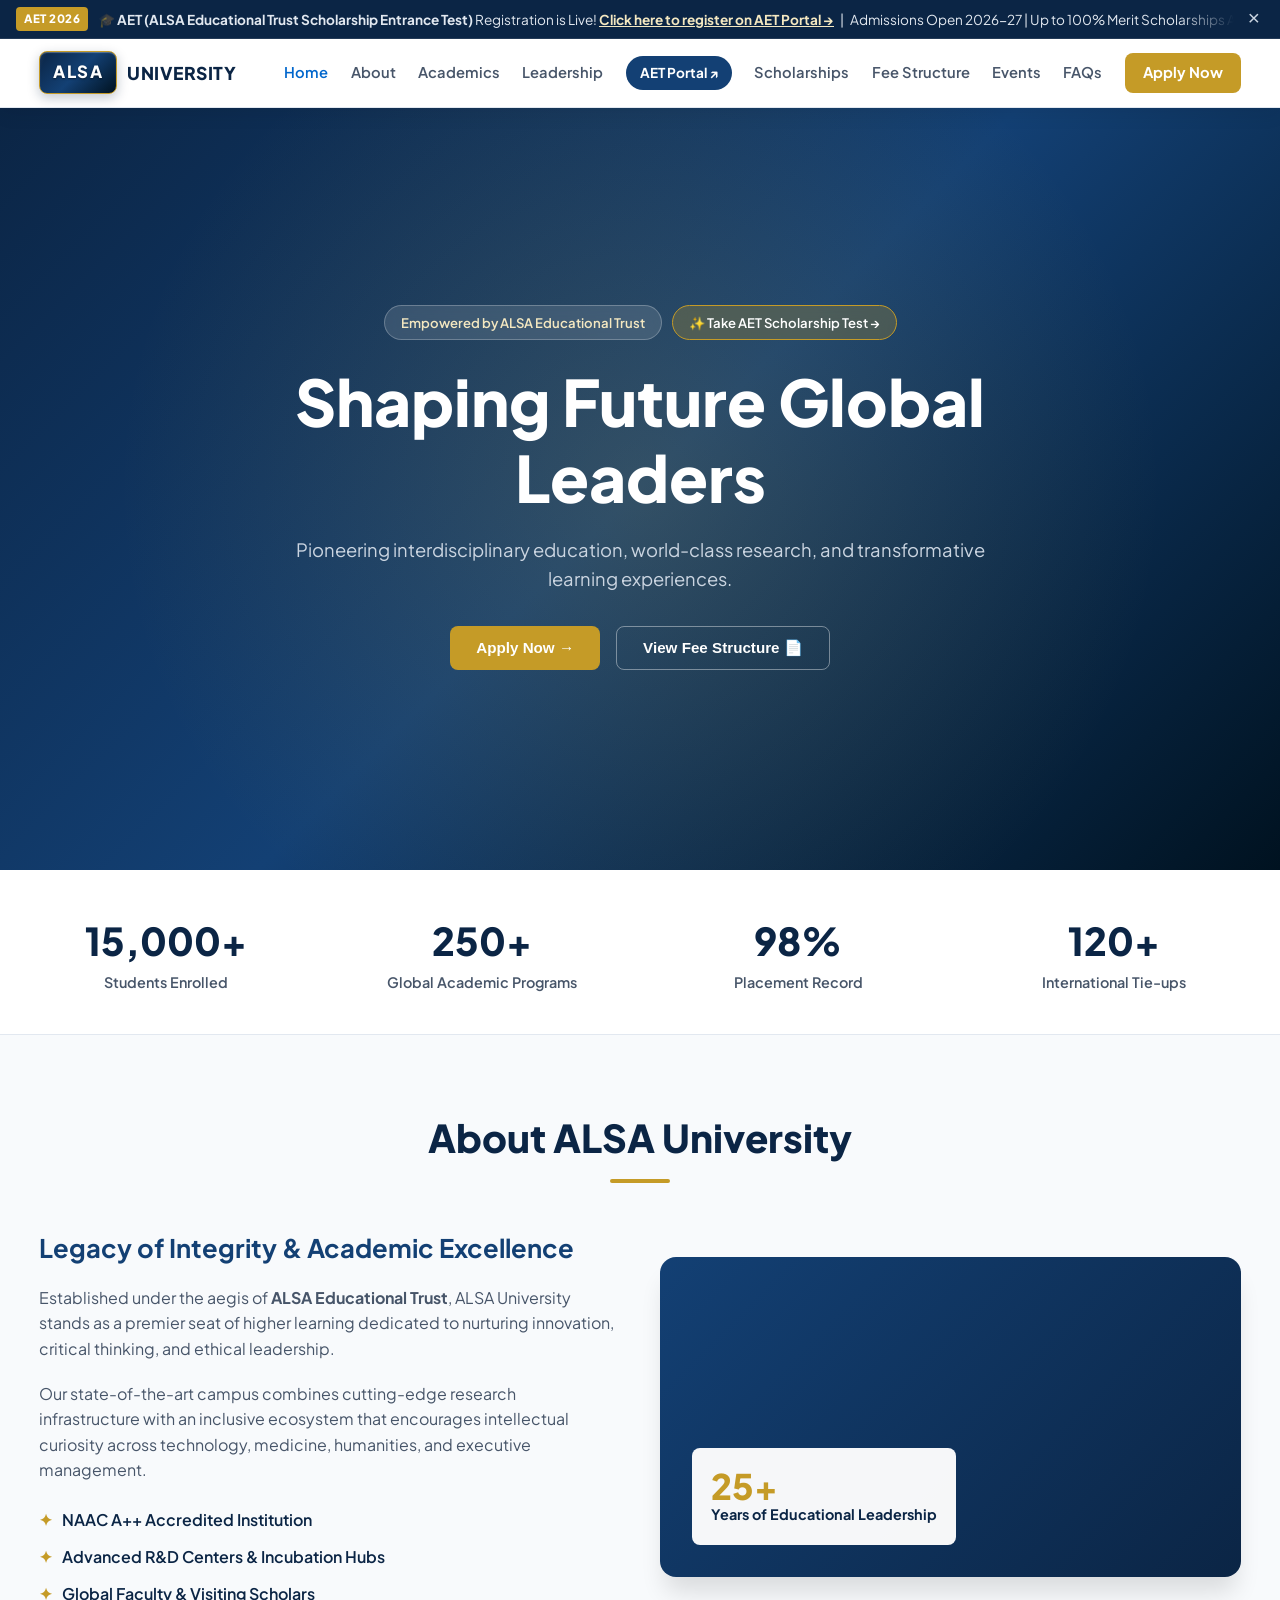
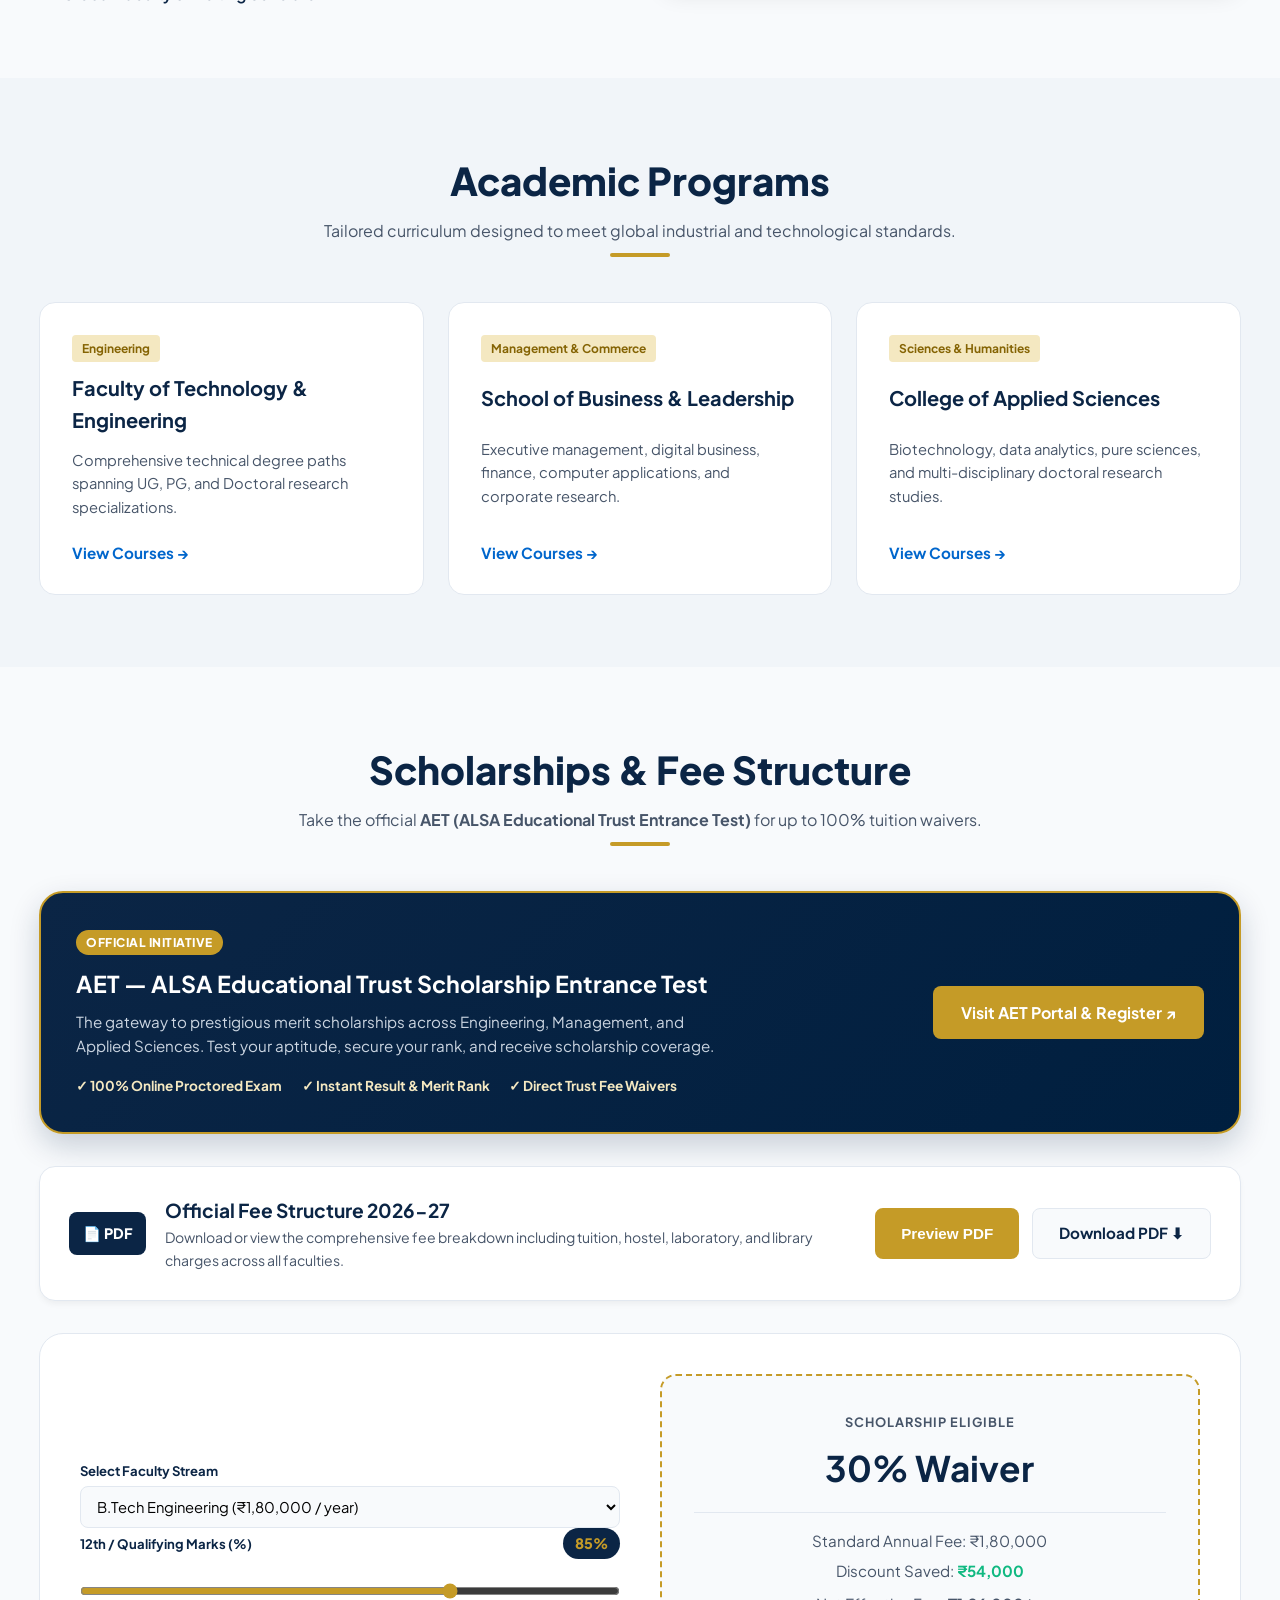
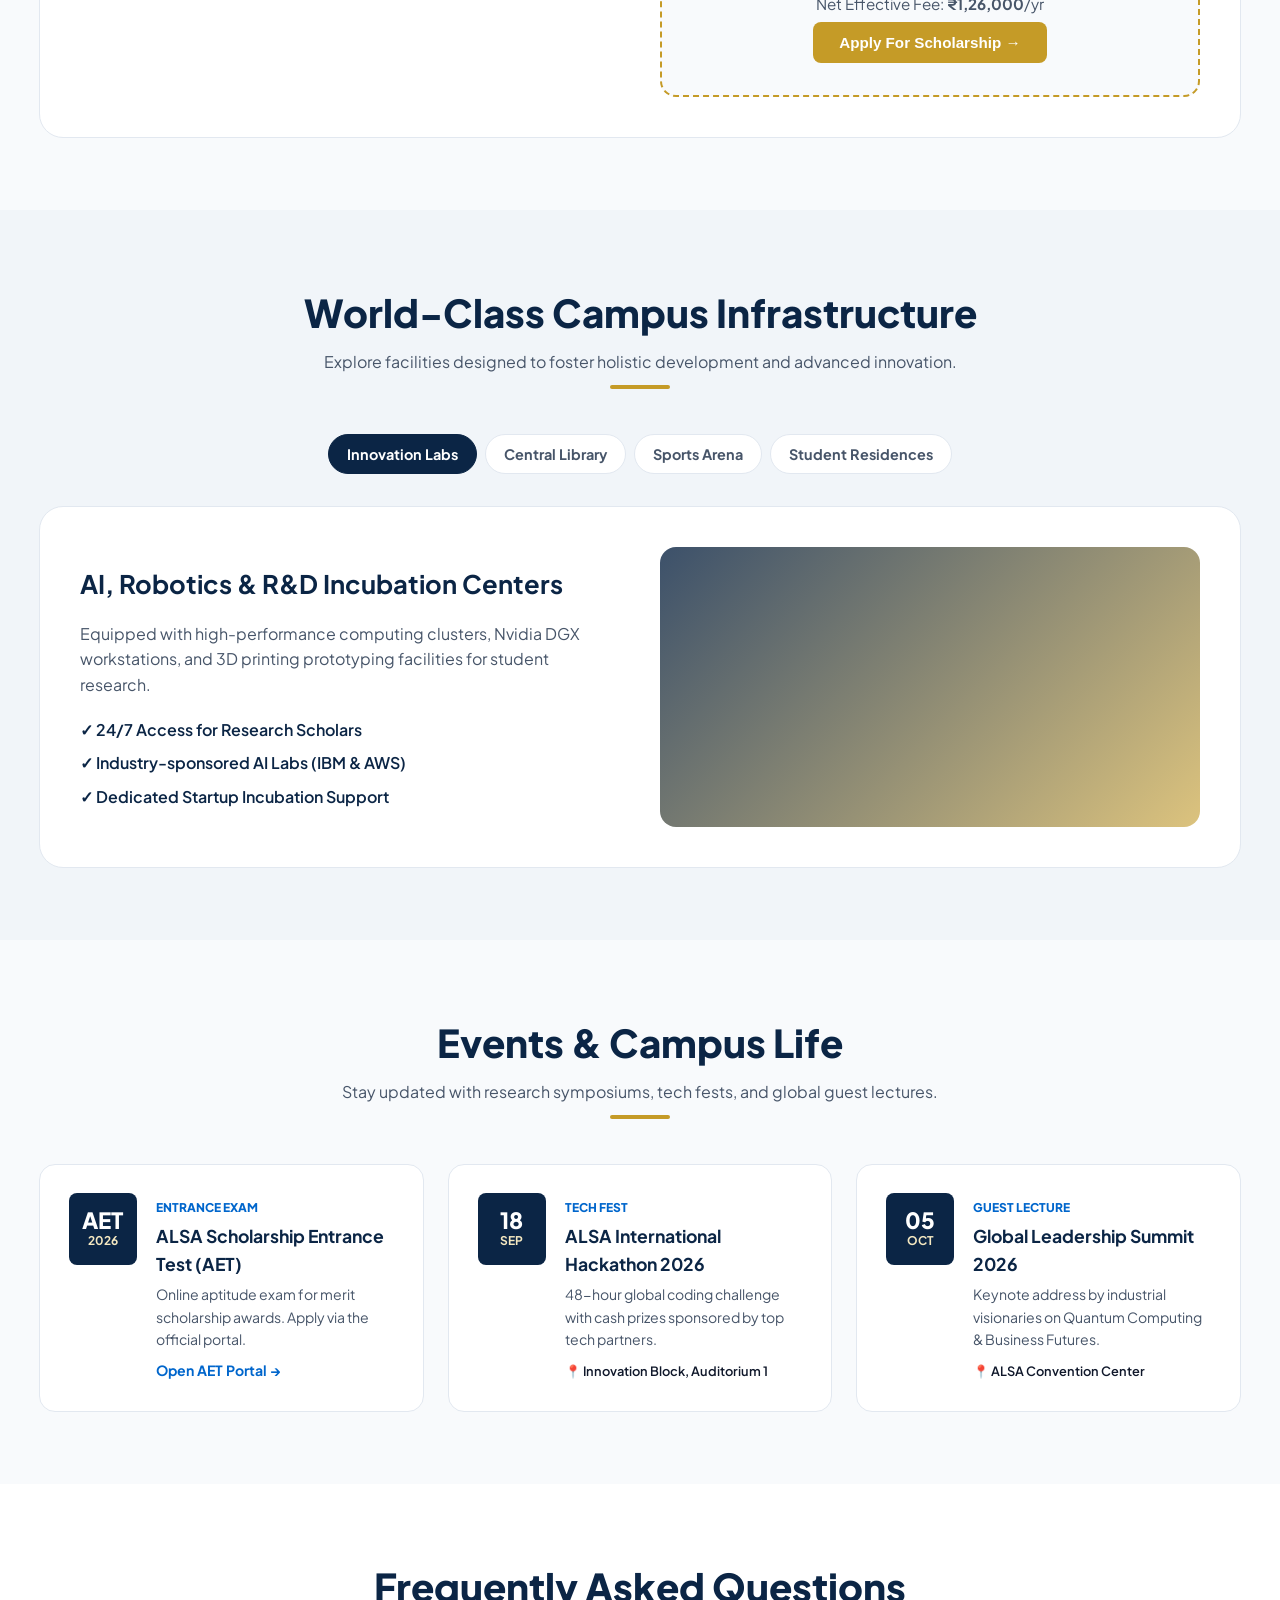
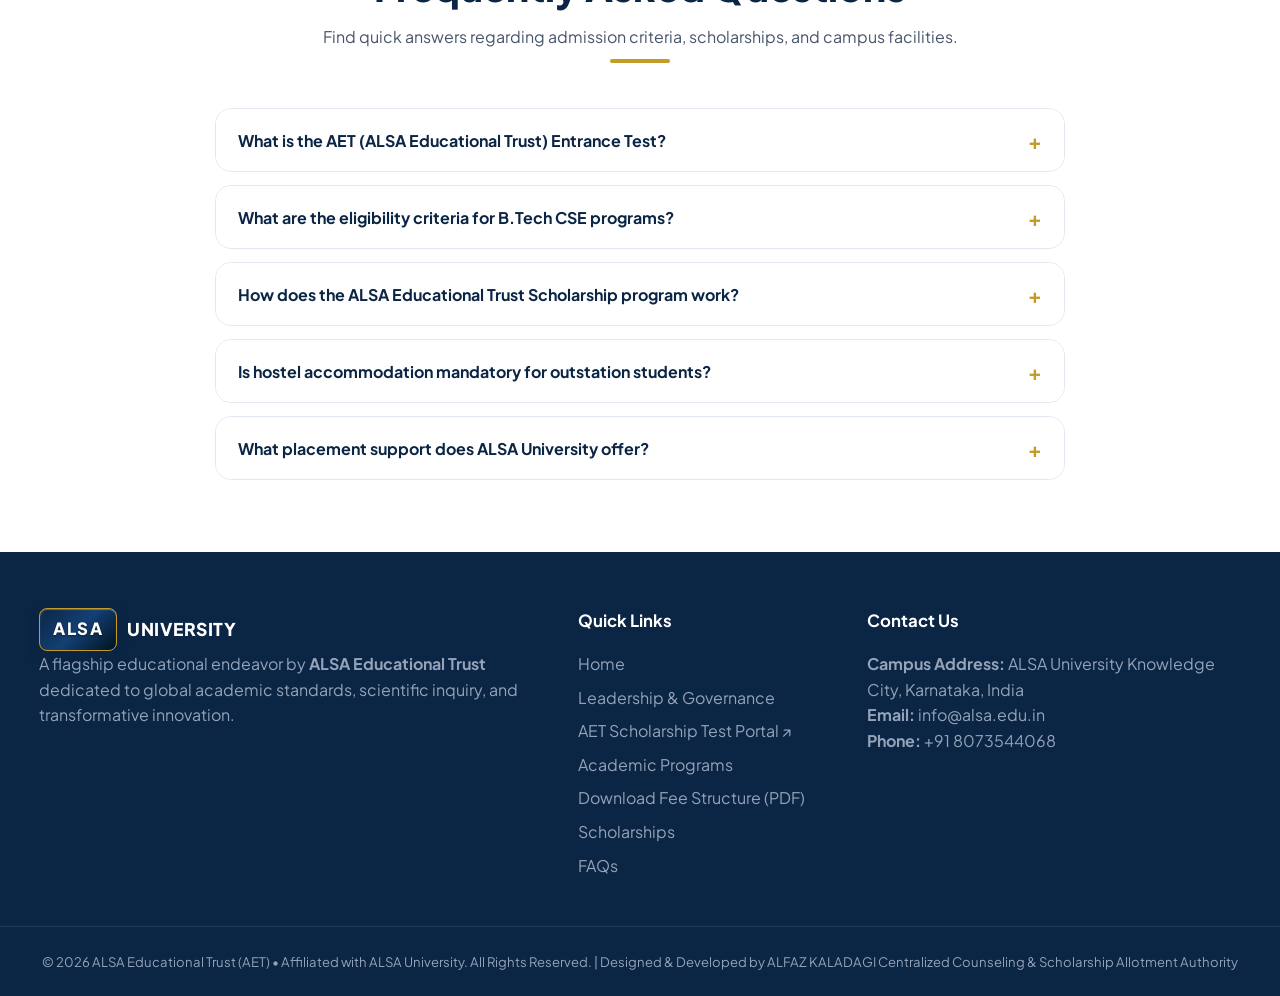
<file: index.html>
<!-- index.html -->
<!DOCTYPE html>
<html lang="en">
<head>
  <meta charset="UTF-8">
  <meta name="viewport" content="width=device-width, initial-scale=1.0, maximum-scale=5.0">
  <title>ALSA University | Excellence in Education & Innovation</title>
  <link rel="stylesheet" href="styles.css">
  <link rel="preconnect" href="https://fonts.googleapis.com">
  <link rel="preconnect" href="https://fonts.gstatic.com" crossorigin>
  <link href="https://fonts.googleapis.com/css2?family=Plus+Jakarta+Sans:wght@300;400;500;600;700;800&display=swap" rel="stylesheet">
  <link rel="icon" type="image/svg+xml" href="data:image/svg+xml,%3Csvg xmlns='http://www.w3.org/2000/svg' viewBox='0 0 400 400'%3E%3Ccircle cx='200' cy='200' r='198' fill='%23FFFFFF'/%3E%3Cpath d='M200,25 A175,175 0 0,1 375,188 A12,12 0 0,0 375,212 A175,175 0 0,1 200,375 A175,175 0 0,1 25,212 A12,12 0 0,0 25,188 A175,175 0 0,1 200,25 Z' fill='none' stroke='%236e7275' stroke-width='3'/%3E%3Cpath d='M200,33 A167,167 0 0,1 367,188 A12,12 0 0,0 367,212 A167,167 0 0,1 200,367 A167,167 0 0,1 33,212 A12,12 0 0,0 33,188 A167,167 0 0,1 200,33 Z' fill='none' stroke='%236e7275' stroke-width='2.5'/%3E%3Cpath d='M115,80 C108,125 110,175 162,230 C190,170 200,135 200,115 C180,148 142,148 115,80 Z' fill='%230A2BB0'/%3E%3Ccircle cx='158' cy='130' r='18' fill='%230A2BB0'/%3E%3Cpolygon points='158,88 192,100 158,112 124,100' fill='%230A2BB0'/%3E%3Cpath d='M142,104 Q158,112 174,104 L174,109 Q158,116 142,109 Z' fill='%230A2BB0'/%3E%3Cline x1='158' y1='100' x2='134' y2='112' stroke='%230A2BB0' stroke-width='2'/%3E%3Ccircle cx='134' cy='115' r='2' fill='%230A2BB0'/%3E%3Cpath d='M285,80 C292,125 290,175 238,230 C210,170 200,135 200,115 C220,148 258,148 285,80 Z' fill='%23040921'/%3E%3Ccircle cx='242' cy='130' r='18' fill='%23040921'/%3E%3Cpolygon points='242,88 276,100 242,112 208,100' fill='%23040921'/%3E%3Cpath d='M226,104 Q242,112 258,104 L258,109 Q242,116 226,109 Z' fill='%23040921'/%3E%3Cline x1='242' y1='100' x2='266' y2='112' stroke='%23040921' stroke-width='2'/%3E%3Ccircle cx='266' cy='115' r='2' fill='%23040921'/%3E%3Ctext x='200' y='278' text-anchor='middle' font-family='Times New Roman, serif' font-weight='bold' font-size='32' fill='%23040921' letter-spacing='3'%3EALSA%3C/text%3E%3Ctext x='200' y='316' text-anchor='middle' font-family='Times New Roman, serif' font-weight='bold' font-size='22' fill='%230A2BB0' letter-spacing='3'%3EUNIVERSITY%3C/text%3E%3Ctext x='200' y='348' text-anchor='middle' font-family='Times New Roman, serif' font-size='13' fill='%236e7275' letter-spacing='2'%3E2025%3C/text%3E%3C/svg%3E">
</head>
<body>

  <!-- Top Sticky Navigation Wrapper -->
  <div class="fixed-top-header">
    <!-- Live News Ticker / Announcement Bar -->
    <div class="news-ticker">
      <div class="ticker-inner">
        <span class="ticker-badge">AET 2026</span>
        <div class="ticker-track">
          <span class="ticker-text">
            🎓 <strong>AET (ALSA Educational Trust Scholarship Entrance Test)</strong> Registration is Live! 
            <a href="https://aet-home.vercel.app/" target="_blank" rel="noopener noreferrer" class="ticker-link">Click here to register on AET Portal &rarr;</a>
            &nbsp;&nbsp;|&nbsp;&nbsp; Admissions Open 2026-27 | Up to 100% Merit Scholarships Available!
          </span>
        </div>
        <button class="ticker-close" id="closeTickerBtn" aria-label="Dismiss banner">&times;</button>
      </div>
    </div>

    <!-- Navigation Bar -->
    <header class="navbar">
      <div class="nav-container">
        <a href="index.html" class="brand-logo">
          <span class="logo-box">
            <span class="logo-badge">ALSA</span>
          </span>
          <span class="logo-text">UNIVERSITY</span>
        </a>
        <button class="mobile-toggle" id="mobileMenuBtn" aria-label="Toggle navigation">
          <span class="bar"></span>
          <span class="bar"></span>
          <span class="bar"></span>
        </button>
        <nav class="nav-menu" id="navMenu">
          <a href="index.html" class="nav-link active">Home</a>
          <a href="#about" class="nav-link">About</a>
          <a href="#academics" class="nav-link">Academics</a>
          <a href="leadership.html" class="nav-link highlight">Leadership</a>
          <a href="https://aet-home.vercel.app/" target="_blank" rel="noopener noreferrer" class="nav-link aet-nav-btn">AET Portal ↗</a>
          <a href="#calculator" class="nav-link">Scholarships</a>
          <a href="#feestructure" class="nav-link modal-trigger" data-modal="modal-feestructure">Fee Structure</a>
          <a href="#events" class="nav-link">Events</a>
          <a href="#faq" class="nav-link">FAQs</a>
          <a href="#apply" class="nav-link btn-nav modal-trigger" data-modal="modal-apply">Apply Now</a>
        </nav>
      </div>
    </header>
  </div>

  <!-- Hero Banner -->
  <section class="hero-section">
    <div class="hero-overlay"></div>
    <div class="hero-content fade-in">
      <div class="hero-badges">
        <span class="badge-pill">Empowered by ALSA Educational Trust</span>
        <a href="https://aet-home.vercel.app/" target="_blank" rel="noopener noreferrer" class="badge-pill aet-hero-pill">
          ✨ Take AET Scholarship Test &rarr;
        </a>
      </div>
      <h1>Shaping Future Global Leaders</h1>
      <p>Pioneering interdisciplinary education, world-class research, and transformative learning experiences.</p>
      <div class="hero-actions">
        <button class="btn btn-primary modal-trigger" data-modal="modal-apply">Apply Now &rarr;</button>
        <button class="btn btn-secondary modal-trigger" data-modal="modal-feestructure">View Fee Structure 📄</button>
      </div>
    </div>
  </section>

  <!-- Key Statistics -->
  <section class="stats-section">
    <div class="stats-grid">
      <div class="stat-card">
        <h3 class="counter" data-target="15000">15,000+</h3>
        <p>Students Enrolled</p>
      </div>
      <div class="stat-card">
        <h3 class="counter" data-target="250">250+</h3>
        <p>Global Academic Programs</p>
      </div>
      <div class="stat-card">
        <h3 class="counter" data-target="98">98%</h3>
        <p>Placement Record</p>
      </div>
      <div class="stat-card">
        <h3 class="counter" data-target="120">120+</h3>
        <p>International Tie-ups</p>
      </div>
    </div>
  </section>

  <!-- About Section -->
  <section id="about" class="about-section">
    <div class="container reveal">
      <div class="section-header">
        <h2>About ALSA University</h2>
        <div class="header-line"></div>
      </div>
      <div class="about-grid">
        <div class="about-text">
          <h3>Legacy of Integrity & Academic Excellence</h3>
          <p>Established under the aegis of <strong>ALSA Educational Trust</strong>, ALSA University stands as a premier seat of higher learning dedicated to nurturing innovation, critical thinking, and ethical leadership.</p>
          <p>Our state-of-the-art campus combines cutting-edge research infrastructure with an inclusive ecosystem that encourages intellectual curiosity across technology, medicine, humanities, and executive management.</p>
          <div class="about-features">
            <div class="feature-item">
              <span class="feature-icon">✦</span>
              <span>NAAC A++ Accredited Institution</span>
            </div>
            <div class="feature-item">
              <span class="feature-icon">✦</span>
              <span>Advanced R&D Centers & Incubation Hubs</span>
            </div>
            <div class="feature-item">
              <span class="feature-icon">✦</span>
              <span>Global Faculty & Visiting Scholars</span>
            </div>
          </div>
        </div>
        <div class="about-card-visual">
          <div class="visual-badge">
            <span class="number">25+</span>
            <span class="label">Years of Educational Leadership</span>
          </div>
        </div>
      </div>
    </div>
  </section>

  <!-- Programs Section -->
  <section id="academics" class="programs-section">
    <div class="container reveal">
      <div class="section-header">
        <h2>Academic Programs</h2>
        <p>Tailored curriculum designed to meet global industrial and technological standards.</p>
        <div class="header-line"></div>
      </div>
      <div class="programs-grid">
        <!-- Faculty of Engineering -->
        <div class="program-card">
          <div class="card-tag">Engineering</div>
          <h3>Faculty of Technology & Engineering</h3>
          <p>Comprehensive technical degree paths spanning UG, PG, and Doctoral research specializations.</p>
          <button class="card-link modal-trigger" data-modal="modal-engineering">View Courses &rarr;</button>
        </div>

        <!-- School of Business & Computer Applications -->
        <div class="program-card">
          <div class="card-tag">Management & Commerce</div>
          <h3>School of Business & Leadership</h3>
          <p>Executive management, digital business, finance, computer applications, and corporate research.</p>
          <button class="card-link modal-trigger" data-modal="modal-business">View Courses &rarr;</button>
        </div>

        <!-- College of Applied Sciences -->
        <div class="program-card">
          <div class="card-tag">Sciences & Humanities</div>
          <h3>College of Applied Sciences</h3>
          <p>Biotechnology, data analytics, pure sciences, and multi-disciplinary doctoral research studies.</p>
          <button class="card-link modal-trigger" data-modal="modal-sciences">View Courses &rarr;</button>
        </div>
      </div>
    </div>
  </section>

  <!-- Fee Structure & Scholarship Section -->
  <section id="calculator" class="calc-section">
    <div class="container reveal">
      <div class="section-header">
        <h2>Scholarships & Fee Structure</h2>
        <p>Take the official <strong>AET (ALSA Educational Trust Entrance Test)</strong> for up to 100% tuition waivers.</p>
        <div class="header-line"></div>
      </div>

      <!-- AET Highlight Card -->
      <div class="aet-banner-card">
        <div class="aet-content">
          <span class="aet-badge">Official Initiative</span>
          <h3>AET — ALSA Educational Trust Scholarship Entrance Test</h3>
          <p>The gateway to prestigious merit scholarships across Engineering, Management, and Applied Sciences. Test your aptitude, secure your rank, and receive scholarship coverage.</p>
          <div class="aet-perks">
            <span>✓ 100% Online Proctored Exam</span>
            <span>✓ Instant Result & Merit Rank</span>
            <span>✓ Direct Trust Fee Waivers</span>
          </div>
        </div>
        <div class="aet-action-wrapper">
          <a href="https://aet-home.vercel.app/" target="_blank" rel="noopener noreferrer" class="btn btn-primary aet-main-btn">
            Visit AET Portal & Register ↗
          </a>
        </div>
      </div>

      <!-- PDF Banner Card -->
      <div class="pdf-download-banner">
        <div class="pdf-banner-info">
          <div class="pdf-icon-badge">📄 PDF</div>
          <div>
            <h3>Official Fee Structure 2026-27</h3>
            <p>Download or view the comprehensive fee breakdown including tuition, hostel, laboratory, and library charges across all faculties.</p>
          </div>
        </div>
        <div class="pdf-banner-actions">
          <button class="btn btn-primary modal-trigger" data-modal="modal-feestructure">Preview PDF</button>
          <a href="fee-structure.pdf" download="ALSA_University_Fee_Structure_2026.pdf" class="btn btn-secondary pdf-dl-btn">Download PDF ⬇</a>
        </div>
      </div>

      <div class="calc-card">
        <div class="calc-form">
          <div class="form-group">
            <label for="calcStream">Select Faculty Stream</label>
            <select id="calcStream">
              <option value="engineering">B.Tech Engineering (₹1,80,000 / year)</option>
              <option value="management">BBA / B.Com Management (₹1,20,000 / year)</option>
              <option value="computers">BCA / B.Sc Computer Apps (₹1,10,000 / year)</option>
              <option value="postgraduate">MBA / M.Tech / MCA (₹2,20,000 / year)</option>
            </select>
          </div>

          <div class="form-group">
            <div class="range-header">
              <label for="calcMarks">12th / Qualifying Marks (%)</label>
              <span id="marksValue" class="marks-badge">85%</span>
            </div>
            <input type="range" id="calcMarks" min="50" max="100" value="85" step="1">
          </div>
        </div>

        <div class="calc-result">
          <div class="result-box">
            <span class="result-label">Scholarship Eligible</span>
            <h3 id="scholarshipPercent">30% Waiver</h3>
            <div class="result-divider"></div>
            <div class="result-details">
              <p>Standard Annual Fee: <span id="baseFee">₹1,80,000</span></p>
              <p>Discount Saved: <strong id="savedAmount" class="text-green">₹54,000</strong></p>
              <p class="final-fee">Net Effective Fee: <strong id="netFee">₹1,26,000</strong>/yr</p>
            </div>
            <button class="btn btn-primary modal-trigger" data-modal="modal-apply">Apply For Scholarship &rarr;</button>
          </div>
        </div>
      </div>
    </div>
  </section>

  <!-- Campus Facilities Showcase -->
  <section id="facilities" class="facilities-section">
    <div class="container reveal">
      <div class="section-header">
        <h2>World-Class Campus Infrastructure</h2>
        <p>Explore facilities designed to foster holistic development and advanced innovation.</p>
        <div class="header-line"></div>
      </div>

      <div class="facilities-wrapper">
        <div class="tab-buttons">
          <button class="tab-btn active" data-tab="tab-labs">Innovation Labs</button>
          <button class="tab-btn" data-tab="tab-library">Central Library</button>
          <button class="tab-btn" data-tab="tab-sports">Sports Arena</button>
          <button class="tab-btn" data-tab="tab-hostels">Student Residences</button>
        </div>

        <div class="tab-content-container">
          <!-- Tab 1: Labs -->
          <div class="tab-content active" id="tab-labs">
            <div class="facility-grid">
              <div class="facility-text">
                <h3>AI, Robotics & R&D Incubation Centers</h3>
                <p>Equipped with high-performance computing clusters, Nvidia DGX workstations, and 3D printing prototyping facilities for student research.</p>
                <ul>
                  <li>✓ 24/7 Access for Research Scholars</li>
                  <li>✓ Industry-sponsored AI Labs (IBM & AWS)</li>
                  <li>✓ Dedicated Startup Incubation Support</li>
                </ul>
              </div>
              <div class="facility-preview facility-labs"></div>
            </div>
          </div>

          <!-- Tab 2: Library -->
          <div class="tab-content" id="tab-library">
            <div class="facility-grid">
              <div class="facility-text">
                <h3>Digital Library & Knowledge Resource</h3>
                <p>Over 150,000 printed volumes and digital subscriptions to IEEE, Springer, JSTOR, and Scopus indexed publications.</p>
                <ul>
                  <li>✓ Silent Pods & Group Discussion Rooms</li>
                  <li>✓ Automated Self Check-in / Check-out Kiosks</li>
                  <li>✓ High-speed Wi-Fi & E-Learning Zones</li>
                </ul>
              </div>
              <div class="facility-preview facility-library"></div>
            </div>
          </div>

          <!-- Tab 3: Sports -->
          <div class="tab-content" id="tab-sports">
            <div class="facility-grid">
              <div class="facility-text">
                <h3>Olympic-Standard Sports Complex</h3>
                <p>Promoting physical agility alongside mental grit with indoor badminton courts, synthetic athletic tracks, and swimming facilities.</p>
                <ul>
                  <li>✓ FIFA-standard Turf Football Field</li>
                  <li>✓ Full-size Basketball & Volleyball Courts</li>
                  <li>✓ Professional Fitness Center & Certified Coaches</li>
                </ul>
              </div>
              <div class="facility-preview facility-sports"></div>
            </div>
          </div>

          <!-- Tab 4: Hostels -->
          <div class="tab-content" id="tab-hostels">
            <div class="facility-grid">
              <div class="facility-text">
                <h3>Safe & Eco-Friendly Student Residences</h3>
                <p>Modern air-conditioned single and twin-sharing quarters with organic mess dining, 3-tier security, and laundry facilities.</p>
                <ul>
                  <li>✓ Biometric Access & CCTV Monitoring</li>
                  <li>✓ Nutritious Multi-cuisine Dining Hall</li>
                  <li>✓ On-campus 24/7 Medical Clinic</li>
                </ul>
              </div>
              <div class="facility-preview facility-hostels"></div>
            </div>
          </div>
        </div>
      </div>
    </div>
  </section>

  <!-- Events & Academic Calendar -->
  <section id="events" class="events-section">
    <div class="container reveal">
      <div class="section-header">
        <h2>Events & Campus Life</h2>
        <p>Stay updated with research symposiums, tech fests, and global guest lectures.</p>
        <div class="header-line"></div>
      </div>

      <div class="events-grid">
        <div class="event-card">
          <div class="event-date">
            <span class="day">AET</span>
            <span class="month">2026</span>
          </div>
          <div class="event-info">
            <span class="event-tag">Entrance Exam</span>
            <h3>ALSA Scholarship Entrance Test (AET)</h3>
            <p>Online aptitude exam for merit scholarship awards. Apply via the official portal.</p>
            <a href="https://aet-home.vercel.app/" target="_blank" rel="noopener noreferrer" class="aet-inline-link">Open AET Portal &rarr;</a>
          </div>
        </div>

        <div class="event-card">
          <div class="event-date">
            <span class="day">18</span>
            <span class="month">SEP</span>
          </div>
          <div class="event-info">
            <span class="event-tag">Tech Fest</span>
            <h3>ALSA International Hackathon 2026</h3>
            <p>48-hour global coding challenge with cash prizes sponsored by top tech partners.</p>
            <span class="event-venue">📍 Innovation Block, Auditorium 1</span>
          </div>
        </div>

        <div class="event-card">
          <div class="event-date">
            <span class="day">05</span>
            <span class="month">OCT</span>
          </div>
          <div class="event-info">
            <span class="event-tag">Guest Lecture</span>
            <h3>Global Leadership Summit 2026</h3>
            <p>Keynote address by industrial visionaries on Quantum Computing & Business Futures.</p>
            <span class="event-venue">📍 ALSA Convention Center</span>
          </div>
        </div>
      </div>
    </div>
  </section>

  <!-- FAQ Accordion Section -->
  <section id="faq" class="faq-section">
    <div class="container reveal">
      <div class="section-header">
        <h2>Frequently Asked Questions</h2>
        <p>Find quick answers regarding admission criteria, scholarships, and campus facilities.</p>
        <div class="header-line"></div>
      </div>

      <div class="faq-accordion">
        <div class="faq-item">
          <button class="faq-question">
            <span>What is the AET (ALSA Educational Trust) Entrance Test?</span>
            <span class="faq-icon">+</span>
          </button>
          <div class="faq-answer">
            <p>AET is the official university scholarship entrance examination. Students appearing for AET can secure up to a 100% tuition waiver across all faculties. You can register directly at <a href="https://aet-home.vercel.app/" target="_blank" rel="noopener noreferrer" style="color:var(--accent-blue); font-weight:700;">aet-home.vercel.app</a>.</p>
          </div>
        </div>

        <div class="faq-item">
          <button class="faq-question">
            <span>What are the eligibility criteria for B.Tech CSE programs?</span>
            <span class="faq-icon">+</span>
          </button>
          <div class="faq-answer">
            <p>Applicants must have passed 10+2 with Physics, Mathematics, and Chemistry/Computer Science with an aggregate score of at least 60% from a recognized board, along with a valid score in ALSA Entrance Test (AET) or JEE Main.</p>
          </div>
        </div>

        <div class="faq-item">
          <button class="faq-question">
            <span>How does the ALSA Educational Trust Scholarship program work?</span>
            <span class="faq-icon">+</span>
          </button>
          <div class="faq-answer">
            <p>Merit scholarships are awarded automatically during admission based on 12th board marks, entrance examination ranks, or sports achievements. Waivers range from 15% up to 100% of tuition fees.</p>
          </div>
        </div>

        <div class="faq-item">
          <button class="faq-question">
            <span>Is hostel accommodation mandatory for outstation students?</span>
            <span class="faq-icon">+</span>
          </button>
          <div class="faq-answer">
            <p>Hostel accommodation is optional but highly recommended for first-year outstation students to foster campus integration and easy access to late-night library and lab facilities.</p>
          </div>
        </div>

        <div class="faq-item">
          <button class="faq-question">
            <span>What placement support does ALSA University offer?</span>
            <span class="faq-icon">+</span>
          </button>
          <div class="faq-answer">
            <p>Our dedicated Center for Corporate Relations provides soft-skills training, mock interviews, and internships. Over 250+ top global recruiters participate in our placement drive annually.</p>
          </div>
        </div>
      </div>
    </div>
  </section>

  <!-- ================= MODALS ================= -->

  <!-- Fee Structure PDF Viewer Modal -->
  <div class="modal-overlay" id="modal-feestructure">
    <div class="modal-card modal-card-large">
      <div class="modal-header-sticky">
        <div class="modal-header-text">
          <span class="card-tag">Official Academic Document</span>
          <h2>University Fee Structure 2026-27</h2>
          <p class="modal-subtext">Approved by ALSA Educational Trust Governing Body</p>
        </div>
        <button class="modal-close" aria-label="Close modal">&times;</button>
      </div>

      <div class="modal-body-scroll pdf-modal-body">
        <div class="pdf-toolbar">
          <a href="fee-structure.pdf" download="ALSA_University_Fee_Structure_2026.pdf" class="btn btn-primary btn-sm">
            ⬇ Download PDF
          </a>
          <a href="fee-structure.pdf" target="_blank" class="btn btn-secondary btn-sm">
            ↗ Open in New Tab
          </a>
        </div>

        <!-- Embedded Interactive PDF Viewer -->
        <div class="pdf-frame-wrapper">
          <iframe src="fee-structure.pdf" class="pdf-iframe" title="ALSA University Fee Structure PDF">
            <p>Your browser does not support inline PDF viewing. 
               <a href="fee-structure.pdf" target="_blank">Click here to download/view the Fee Structure PDF</a>.
            </p>
          </iframe>
        </div>

        <div class="pdf-mobile-fallback">
          <p class="sub-message">📱 Viewing on mobile? If the document preview doesn't load automatically below, click to view or download directly.</p>
          <a href="fee-structure.pdf" target="_blank" class="btn btn-primary" style="width: 100%; text-align: center;">Open Fee Structure PDF</a>
        </div>
      </div>
    </div>
  </div>

  <!-- Apply Now Modal Form -->
  <div class="modal-overlay" id="modal-apply">
    <div class="modal-card">
      <div class="modal-header-sticky">
        <div class="modal-header-text">
          <span class="card-tag">ALSA Admissions 2026-27</span>
          <h2>University Application Form</h2>
          <p class="modal-subtext">Fill out your details below to send your application directly to our admissions team.</p>
        </div>
        <button class="modal-close" aria-label="Close modal">&times;</button>
      </div>

      <div class="modal-body-scroll">
        <!-- Form Container -->
        <div id="apply-form-container">
          <form id="admissionForm" class="apply-form">
            <div class="form-grid">
              <div class="form-group">
                <label for="fullName">Full Name *</label>
                <input type="text" id="fullName" name="fullName" placeholder="e.g. Rahul Sharma" required>
              </div>

              <div class="form-group">
                <label for="email">Email Address *</label>
                <input type="email" id="email" name="email" placeholder="e.g. rahul@example.com" required>
              </div>

              <div class="form-group">
                <label for="phone">Phone Number *</label>
                <input type="tel" id="phone" name="phone" placeholder="+91 98765 43210" required>
              </div>

              <div class="form-group">
                <label for="program">Interested Program *</label>
                <select id="program" name="program" required>
                  <option value="" disabled selected>Select Program</option>
                  <optgroup label="Engineering (UG & PG)">
                    <option value="B.Tech CSE">B.Tech Computer Science & Engineering</option>
                    <option value="B.Tech CSE (AI & ML)">B.Tech CSE - AI & ML</option>
                    <option value="B.Tech CSE (Data Science)">B.Tech CSE - Data Science</option>
                    <option value="B.Tech ECE">B.Tech Electronics & Comm. (ECE)</option>
                    <option value="B.Tech EEE">B.Tech Electrical & Electronics (EEE)</option>
                    <option value="B.Tech Civil">B.Tech Civil Engineering</option>
                    <option value="B.Tech Mechanical">B.Tech Mechanical Engineering</option>
                    <option value="M.Tech CSE">M.Tech Computer Science</option>
                  </optgroup>
                  <optgroup label="Business & Computers">
                    <option value="BBA">BBA (Business Administration)</option>
                    <option value="B.Com">B.Com (Honors / Professional)</option>
                    <option value="BCA">BCA (Computer Applications)</option>
                    <option value="B.Sc IT">B.Sc (IT / Mathematics)</option>
                    <option value="MBA">MBA (Management Studies)</option>
                    <option value="MCA">MCA (Computer Applications)</option>
                    <option value="M.Com">M.Com (Commerce)</option>
                    <option value="M.Sc">M.Sc (Data Analytics)</option>
                  </optgroup>
                  <optgroup label="Doctoral Studies">
                    <option value="Ph.D. Engineering">Ph.D. Engineering & Tech</option>
                    <option value="Ph.D. Management">Ph.D. Management & Commerce</option>
                    <option value="Ph.D. Sciences">Ph.D. Applied Sciences</option>
                  </optgroup>
                </select>
              </div>

              <div class="form-group full-width">
                <label for="targetEmail">Destination Email *</label>
                <input type="email" id="targetEmail" name="targetEmail" value="kaltex.alfaz@gmail.com" readonly required>
                <small class="help-text">Locked: Applications are automatically dispatched to kaltex.alfaz@gmail.com</small>
              </div>

              <div class="form-group full-width">
                <label for="message">Additional Statement / Message</label>
                <textarea id="message" name="message" rows="3" placeholder="Tell us about your academic background or queries..."></textarea>
              </div>
            </div>

            <div class="form-actions">
              <button type="submit" id="submitBtn" class="btn btn-primary btn-submit">
                <span class="btn-text">Submit Application</span>
                <span class="spinner" id="btnSpinner"></span>
              </button>
            </div>
          </form>
        </div>

        <!-- Success Card Container (Hidden initially) -->
        <div id="apply-success-container" class="success-card hidden">
          <div class="success-icon-wrapper">
            <svg class="checkmark" xmlns="http://www.w3.org/2000/svg" viewBox="0 0 52 52">
              <circle class="checkmark-circle" cx="26" cy="26" r="25" fill="none"/>
              <path class="checkmark-check" fill="none" d="M14.1 27.2l7.1 7.2 16.7-16.8"/>
            </svg>
          </div>
          <h2>Application Submitted Successfully!</h2>
          <p>Thank you for applying to <strong>ALSA University</strong>. Your application details have been dispatched directly to <span id="sentEmailDisplay" class="highlight-email">kaltex.alfaz@gmail.com</span>.</p>
          <p class="sub-message">Our admissions desk under ALSA Educational Trust will contact you shortly.</p>
          <button class="btn btn-primary" id="resetApplyBtn">Done / New Application</button>
        </div>
      </div>
    </div>
  </div>

  <!-- Engineering Modal -->
  <div class="modal-overlay" id="modal-engineering">
    <div class="modal-card">
      <div class="modal-header-sticky">
        <div class="modal-header-text">
          <span class="card-tag">Faculty of Technology & Engineering</span>
          <h2>Degree & Specialization Programs</h2>
        </div>
        <button class="modal-close" aria-label="Close modal">&times;</button>
      </div>
      
      <div class="modal-body-scroll">
        <div class="course-group">
          <h3>Undergraduate Programs (B.Tech)</h3>
          <ul class="course-list">
            <li><span class="course-code">B.Tech</span> Computer Science & Engineering (CSE)</li>
            <li><span class="course-code">B.Tech</span> CSE - Artificial Intelligence & Machine Learning (AI & ML)</li>
            <li><span class="course-code">B.Tech</span> CSE - Data Science (DS)</li>
            <li><span class="course-code">B.Tech</span> Electronics & Communication Engineering (ECE)</li>
            <li><span class="course-code">B.Tech</span> Electrical & Electronics Engineering (EEE)</li>
            <li><span class="course-code">B.Tech</span> Civil Engineering</li>
            <li><span class="course-code">B.Tech</span> Mechanical Engineering</li>
          </ul>
        </div>

        <div class="course-group">
          <h3>Postgraduate Programs (M.Tech)</h3>
          <ul class="course-list">
            <li><span class="course-code">M.Tech</span> Computer Science & Engineering</li>
            <li><span class="course-code">M.Tech</span> VLSI & Embedded Systems</li>
            <li><span class="course-code">M.Tech</span> Thermal & Design Engineering</li>
            <li><span class="course-code">M.Tech</span> Structural Engineering</li>
          </ul>
        </div>

        <div class="course-group">
          <h3>Doctoral Research (Ph.D.)</h3>
          <ul class="course-list">
            <li><span class="course-code">Ph.D.</span> Engineering & Technology (Full-Time / Part-Time)</li>
          </ul>
        </div>
      </div>
    </div>
  </div>

  <!-- Business & Management Modal -->
  <div class="modal-overlay" id="modal-business">
    <div class="modal-card">
      <div class="modal-header-sticky">
        <div class="modal-header-text">
          <span class="card-tag">School of Business & Computer Applications</span>
          <h2>Degree & Specialization Programs</h2>
        </div>
        <button class="modal-close" aria-label="Close modal">&times;</button>
      </div>

      <div class="modal-body-scroll">
        <div class="course-group">
          <h3>Undergraduate Programs</h3>
          <ul class="course-list">
            <li><span class="course-code">BBA</span> Bachelor of Business Administration</li>
            <li><span class="course-code">B.Com</span> Bachelor of Commerce (Honors / Professional)</li>
            <li><span class="course-code">BCA</span> Bachelor of Computer Applications</li>
            <li><span class="course-code">B.Sc</span> IT / Mathematics / Statistics</li>
          </ul>
        </div>

        <div class="course-group">
          <h3>Postgraduate & Masters Programs</h3>
          <ul class="course-list">
            <li><span class="course-code">MBA</span> Master of Business Administration (Finance, HR, Marketing)</li>
            <li><span class="course-code">M.Com</span> Master of Commerce</li>
            <li><span class="course-code">MCA</span> Master of Computer Applications</li>
            <li><span class="course-code">M.Sc</span> Data Analytics & Information Technology</li>
          </ul>
        </div>

        <div class="course-group">
          <h3>Doctoral Research (Ph.D.)</h3>
          <ul class="course-list">
            <li><span class="course-code">Ph.D.</span> Management Studies & Corporate Governance</li>
            <li><span class="course-code">Ph.D.</span> Commerce, Finance & Applied Economics</li>
            <li><span class="course-code">Ph.D.</span> Computer Applications & Information Systems</li>
          </ul>
        </div>
      </div>
    </div>
  </div>

  <!-- Sciences Modal -->
  <div class="modal-overlay" id="modal-sciences">
    <div class="modal-card">
      <div class="modal-header-sticky">
        <div class="modal-header-text">
          <span class="card-tag">College of Applied Sciences</span>
          <h2>Degree & Specialization Programs</h2>
        </div>
        <button class="modal-close" aria-label="Close modal">&times;</button>
      </div>

      <div class="modal-body-scroll">
        <div class="course-group">
          <h3>Undergraduate Programs</h3>
          <ul class="course-list">
            <li><span class="course-code">B.Sc</span> Biotechnology / Microbiology</li>
            <li><span class="course-code">B.Sc</span> Quantum Physics / Physics</li>
            <li><span class="course-code">B.Sc</span> Chemistry & Applied Biochemistry</li>
          </ul>
        </div>

        <div class="course-group">
          <h3>Postgraduate Programs</h3>
          <ul class="course-list">
            <li><span class="course-code">M.Sc</span> Applied Physics</li>
            <li><span class="course-code">M.Sc</span> Organic & Analytical Chemistry</li>
            <li><span class="course-code">M.Sc</span> Biotechnology & Molecular Biology</li>
          </ul>
        </div>

        <div class="course-group">
          <h3>Doctoral Research (Ph.D.)</h3>
          <ul class="course-list">
            <li><span class="course-code">Ph.D.</span> Pure & Applied Sciences</li>
          </ul>
        </div>
      </div>
    </div>
  </div>

  <!-- Footer -->
  <footer class="site-footer">
    <div class="container footer-grid">
      <div class="footer-col">
        <div class="brand-logo footer-logo">
          <span class="logo-box">
            <span class="logo-badge">ALSA</span>
          </span>
          <span class="logo-text" style="color:#fff;">UNIVERSITY</span>
        </div>
        <p>A flagship educational endeavor by <strong>ALSA Educational Trust</strong> dedicated to global academic standards, scientific inquiry, and transformative innovation.</p>
      </div>
      <div class="footer-col">
        <h4>Quick Links</h4>
        <ul>
          <li><a href="index.html">Home</a></li>
          <li><a href="leadership.html">Leadership & Governance</a></li>
          <li><a href="https://aet-home.vercel.app/" target="_blank" rel="noopener noreferrer">AET Scholarship Test Portal ↗</a></li>
          <li><a href="#academics">Academic Programs</a></li>
          <li><a href="fee-structure.pdf" target="_blank">Download Fee Structure (PDF)</a></li>
          <li><a href="#calculator">Scholarships</a></li>
          <li><a href="#faq">FAQs</a></li>
        </ul>
      </div>
      <div class="footer-col">
        <h4>Contact Us</h4>
        <p><strong>Campus Address:</strong> ALSA University Knowledge City, Karnataka, India</p>
        <p><strong>Email:</strong> info@alsa.edu.in</p>
        <p><strong>Phone:</strong> +91 8073544068</p>
      </div>
    </div>
    <div class="footer-bottom">
      <div class="footer-container bottom-flex">
        <span>&copy; 2026 ALSA Educational Trust (AET) &bull; Affiliated with ALSA University. All Rights Reserved. | Designed &amp; Developed by <a href="https://alfaz81.vercel.app/" target="_blank" rel="noopener noreferrer" class="designer-link">ALFAZ KALADAGI</a></span>
        <span>Centralized Counseling &amp; Scholarship Allotment Authority</span>
      </div>
    </div>
  </footer>

  <script src="script.js"></script>
</body>
</html>
</file>
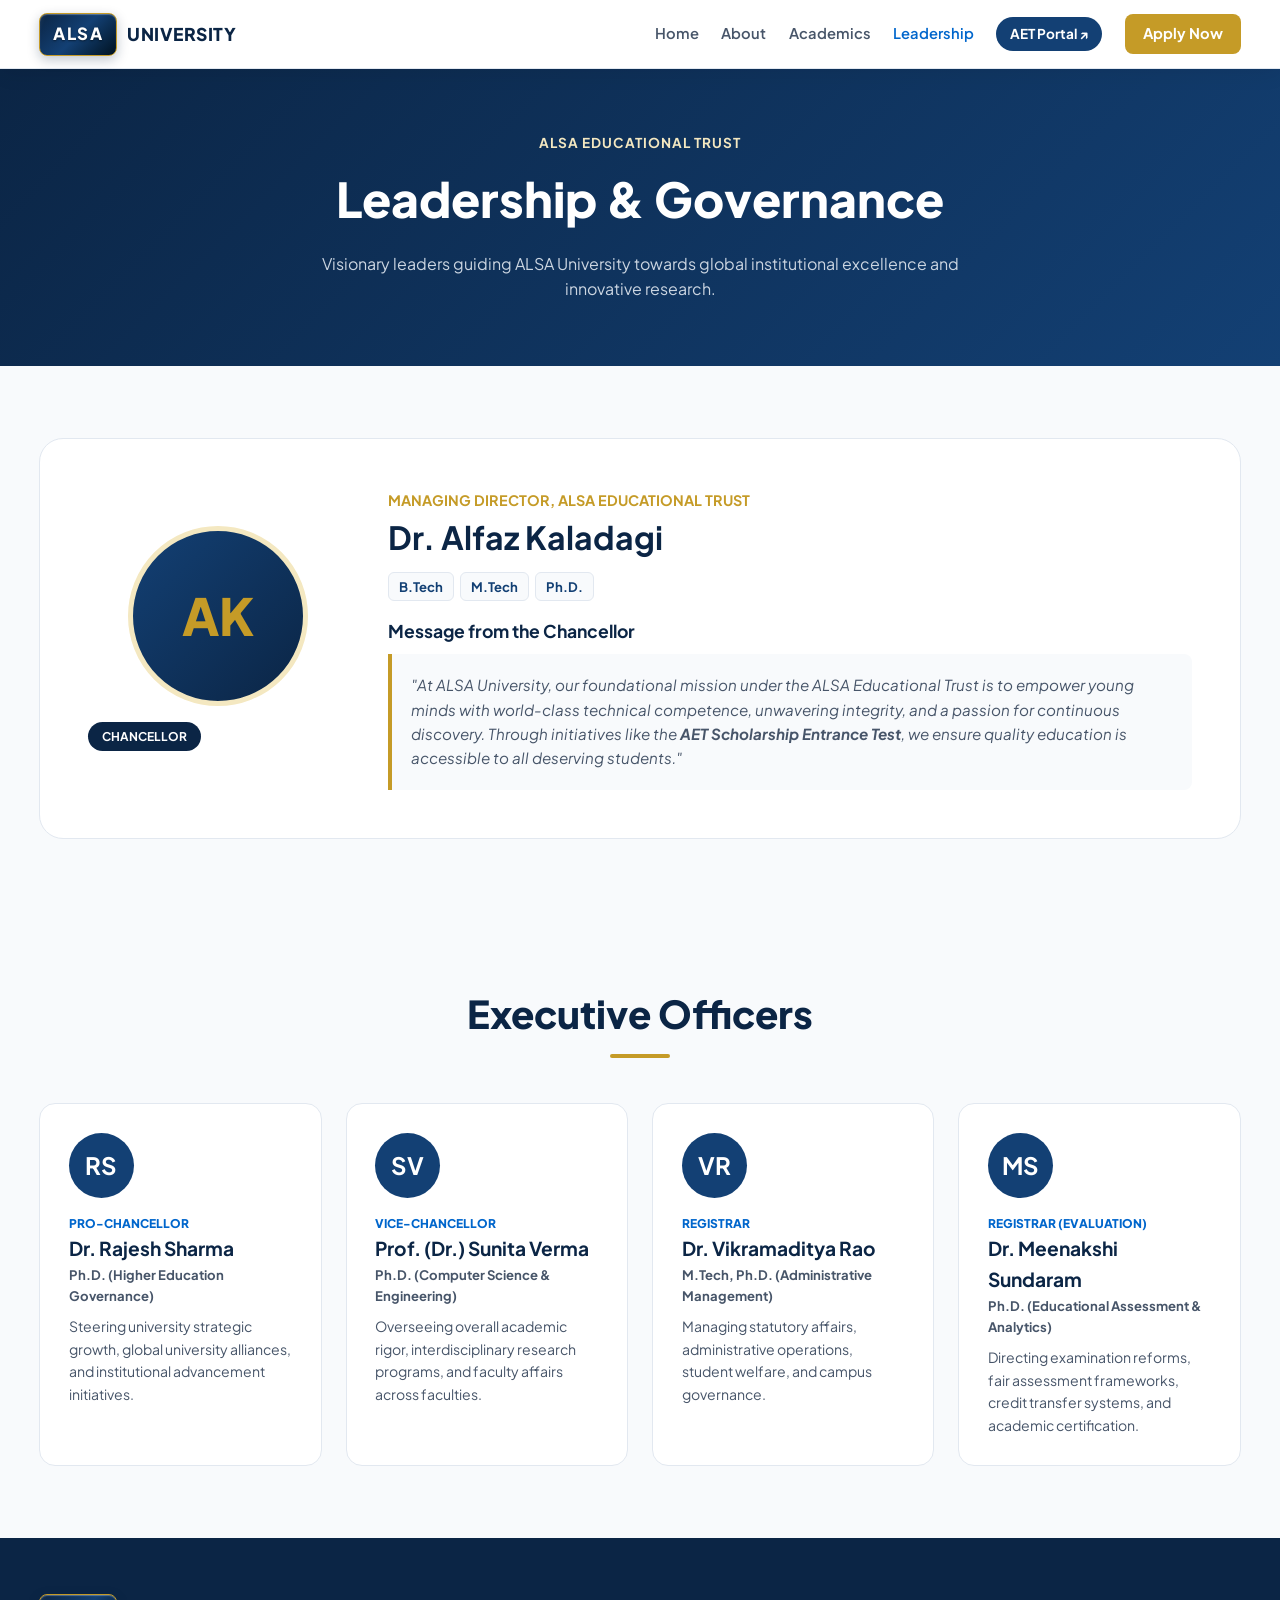
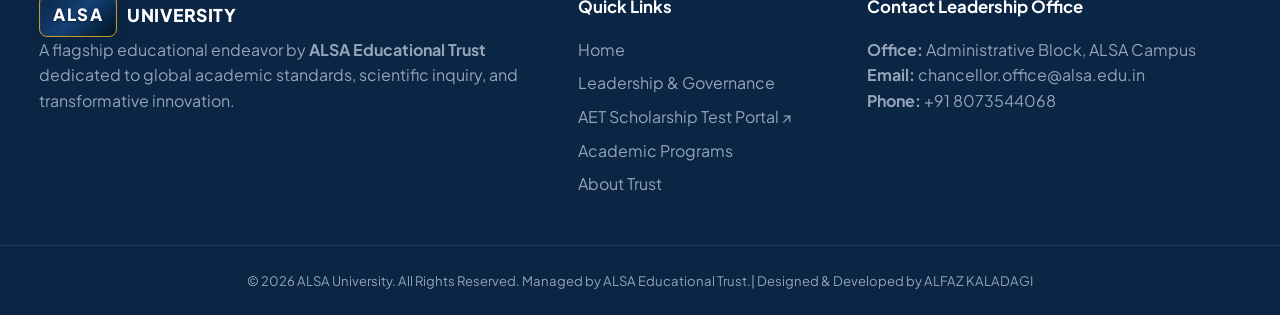
<file: leadership.html>
<!-- leadership.html -->
<!DOCTYPE html>
<html lang="en">
<head>
  <meta charset="UTF-8">
  <meta name="viewport" content="width=device-width, initial-scale=1.0, maximum-scale=5.0">
  <title>University Leadership | ALSA University</title>
  <link rel="stylesheet" href="styles.css">
  <link rel="preconnect" href="https://fonts.googleapis.com">
  <link rel="preconnect" href="https://fonts.gstatic.com" crossorigin>
  <link href="https://fonts.googleapis.com/css2?family=Plus+Jakarta+Sans:wght@300;400;500;600;700;800&display=swap" rel="stylesheet">
  <link rel="icon" type="image/svg+xml" href="data:image/svg+xml,%3Csvg xmlns='http://www.w3.org/2000/svg' viewBox='0 0 400 400'%3E%3Ccircle cx='200' cy='200' r='198' fill='%23FFFFFF'/%3E%3Cpath d='M200,25 A175,175 0 0,1 375,188 A12,12 0 0,0 375,212 A175,175 0 0,1 200,375 A175,175 0 0,1 25,212 A12,12 0 0,0 25,188 A175,175 0 0,1 200,25 Z' fill='none' stroke='%236e7275' stroke-width='3'/%3E%3Cpath d='M200,33 A167,167 0 0,1 367,188 A12,12 0 0,0 367,212 A167,167 0 0,1 200,367 A167,167 0 0,1 33,212 A12,12 0 0,0 33,188 A167,167 0 0,1 200,33 Z' fill='none' stroke='%236e7275' stroke-width='2.5'/%3E%3Cpath d='M115,80 C108,125 110,175 162,230 C190,170 200,135 200,115 C180,148 142,148 115,80 Z' fill='%230A2BB0'/%3E%3Ccircle cx='158' cy='130' r='18' fill='%230A2BB0'/%3E%3Cpolygon points='158,88 192,100 158,112 124,100' fill='%230A2BB0'/%3E%3Cpath d='M142,104 Q158,112 174,104 L174,109 Q158,116 142,109 Z' fill='%230A2BB0'/%3E%3Cline x1='158' y1='100' x2='134' y2='112' stroke='%230A2BB0' stroke-width='2'/%3E%3Ccircle cx='134' cy='115' r='2' fill='%230A2BB0'/%3E%3Cpath d='M285,80 C292,125 290,175 238,230 C210,170 200,135 200,115 C220,148 258,148 285,80 Z' fill='%23040921'/%3E%3Ccircle cx='242' cy='130' r='18' fill='%23040921'/%3E%3Cpolygon points='242,88 276,100 242,112 208,100' fill='%23040921'/%3E%3Cpath d='M226,104 Q242,112 258,104 L258,109 Q242,116 226,109 Z' fill='%23040921'/%3E%3Cline x1='242' y1='100' x2='266' y2='112' stroke='%23040921' stroke-width='2'/%3E%3Ccircle cx='266' cy='115' r='2' fill='%23040921'/%3E%3Ctext x='200' y='278' text-anchor='middle' font-family='Times New Roman, serif' font-weight='bold' font-size='32' fill='%23040921' letter-spacing='3'%3EALSA%3C/text%3E%3Ctext x='200' y='316' text-anchor='middle' font-family='Times New Roman, serif' font-weight='bold' font-size='22' fill='%230A2BB0' letter-spacing='3'%3EUNIVERSITY%3C/text%3E%3Ctext x='200' y='348' text-anchor='middle' font-family='Times New Roman, serif' font-size='13' fill='%236e7275' letter-spacing='2'%3E2025%3C/text%3E%3C/svg%3E">
</head>
<body>

  <!-- Top Sticky Navigation Wrapper -->
  <div class="fixed-top-header">
    <header class="navbar">
      <div class="nav-container">
        <a href="index.html" class="brand-logo">
          <span class="logo-box">
            <span class="logo-badge">ALSA</span>
          </span>
          <span class="logo-text">UNIVERSITY</span>
        </a>
        <button class="mobile-toggle" id="mobileMenuBtn" aria-label="Toggle navigation">
          <span class="bar"></span>
          <span class="bar"></span>
          <span class="bar"></span>
        </button>
        <nav class="nav-menu" id="navMenu">
          <a href="index.html" class="nav-link">Home</a>
          <a href="index.html#about" class="nav-link">About</a>
          <a href="index.html#academics" class="nav-link">Academics</a>
          <a href="leadership.html" class="nav-link active highlight">Leadership</a>
          <a href="https://aet-home.vercel.app/" target="_blank" rel="noopener noreferrer" class="nav-link aet-nav-btn">AET Portal ↗</a>
          <a href="index.html#apply" class="nav-link btn-nav modal-trigger" data-modal="modal-apply">Apply Now</a>
        </nav>
      </div>
    </header>
  </div>

  <!-- Leadership Hero -->
  <section class="page-header">
    <div class="container fade-in">
      <span class="sub-title">ALSA Educational Trust</span>
      <h1>Leadership & Governance</h1>
      <p>Visionary leaders guiding ALSA University towards global institutional excellence and innovative research.</p>
    </div>
  </section>

  <!-- Chancellor Spotlight -->
  <section class="chancellor-section">
    <div class="container reveal">
      <div class="chancellor-card">
        <div class="chancellor-image-wrapper">
          <div class="avatar-placeholder">
            <span>AK</span>
          </div>
          <div class="chancellor-badge">CHANCELLOR</div>
        </div>
        <div class="chancellor-details">
          <span class="trust-title">Managing Director, ALSA Educational Trust</span>
          <h2>Dr. Alfaz Kaladagi</h2>
          <div class="credentials">
            <span class="cred-chip">B.Tech</span>
            <span class="cred-chip">M.Tech</span>
            <span class="cred-chip">Ph.D.</span>
          </div>
          <div class="chancellor-message">
            <h3>Message from the Chancellor</h3>
            <blockquote class="quote-box">
              "At ALSA University, our foundational mission under the ALSA Educational Trust is to empower young minds with world-class technical competence, unwavering integrity, and a passion for continuous discovery. Through initiatives like the <strong>AET Scholarship Entrance Test</strong>, we ensure quality education is accessible to all deserving students."
            </blockquote>
          </div>
        </div>
      </div>
    </div>
  </section>

  <!-- Executive Administration Grid -->
  <section class="executives-section">
    <div class="container reveal">
      <div class="section-header">
        <h2>Executive Officers</h2>
        <div class="header-line"></div>
      </div>

      <div class="exec-grid">
        <div class="exec-card">
          <div class="exec-avatar">
            <span>RS</span>
          </div>
          <div class="exec-info">
            <span class="exec-role">Pro-Chancellor</span>
            <h3>Dr. Rajesh Sharma</h3>
            <p class="exec-degree">Ph.D. (Higher Education Governance)</p>
            <p class="exec-desc">Steering university strategic growth, global university alliances, and institutional advancement initiatives.</p>
          </div>
        </div>

        <div class="exec-card">
          <div class="exec-avatar">
            <span>SV</span>
          </div>
          <div class="exec-info">
            <span class="exec-role">Vice-Chancellor</span>
            <h3>Prof. (Dr.) Sunita Verma</h3>
            <p class="exec-degree">Ph.D. (Computer Science & Engineering)</p>
            <p class="exec-desc">Overseeing overall academic rigor, interdisciplinary research programs, and faculty affairs across faculties.</p>
          </div>
        </div>

        <div class="exec-card">
          <div class="exec-avatar">
            <span>VR</span>
          </div>
          <div class="exec-info">
            <span class="exec-role">Registrar</span>
            <h3>Dr. Vikramaditya Rao</h3>
            <p class="exec-degree">M.Tech, Ph.D. (Administrative Management)</p>
            <p class="exec-desc">Managing statutory affairs, administrative operations, student welfare, and campus governance.</p>
          </div>
        </div>

        <div class="exec-card">
          <div class="exec-avatar">
            <span>MS</span>
          </div>
          <div class="exec-info">
            <span class="exec-role">Registrar (Evaluation)</span>
            <h3>Dr. Meenakshi Sundaram</h3>
            <p class="exec-degree">Ph.D. (Educational Assessment & Analytics)</p>
            <p class="exec-desc">Directing examination reforms, fair assessment frameworks, credit transfer systems, and academic certification.</p>
          </div>
        </div>
      </div>
    </div>
  </section>

  <!-- Apply Now Modal Form -->
  <div class="modal-overlay" id="modal-apply">
    <div class="modal-card">
      <div class="modal-header-sticky">
        <div class="modal-header-text">
          <span class="card-tag">ALSA Admissions 2026-27</span>
          <h2>University Application Form</h2>
          <p class="modal-subtext">Fill out your details below to send your application directly to our admissions team.</p>
        </div>
        <button class="modal-close" aria-label="Close modal">&times;</button>
      </div>

      <div class="modal-body-scroll">
        <div id="apply-form-container">
          <form id="admissionForm" class="apply-form">
            <div class="form-grid">
              <div class="form-group">
                <label for="fullName">Full Name *</label>
                <input type="text" id="fullName" name="fullName" placeholder="e.g. Rahul Sharma" required>
              </div>

              <div class="form-group">
                <label for="email">Email Address *</label>
                <input type="email" id="email" name="email" placeholder="e.g. rahul@example.com" required>
              </div>

              <div class="form-group">
                <label for="phone">Phone Number *</label>
                <input type="tel" id="phone" name="phone" placeholder="+91 98765 43210" required>
              </div>

              <div class="form-group">
                <label for="program">Interested Program *</label>
                <select id="program" name="program" required>
                  <option value="" disabled selected>Select Program</option>
                  <optgroup label="Engineering (UG & PG)">
                    <option value="B.Tech CSE">B.Tech Computer Science & Engineering</option>
                    <option value="B.Tech CSE (AI & ML)">B.Tech CSE - AI & ML</option>
                    <option value="B.Tech CSE (Data Science)">B.Tech CSE - Data Science</option>
                    <option value="B.Tech ECE">B.Tech Electronics & Comm. (ECE)</option>
                    <option value="B.Tech EEE">B.Tech Electrical & Electronics (EEE)</option>
                    <option value="B.Tech Civil">B.Tech Civil Engineering</option>
                    <option value="B.Tech Mechanical">B.Tech Mechanical Engineering</option>
                    <option value="M.Tech CSE">M.Tech Computer Science</option>
                  </optgroup>
                  <optgroup label="Business & Computers">
                    <option value="BBA">BBA (Business Administration)</option>
                    <option value="B.Com">B.Com (Honors / Professional)</option>
                    <option value="BCA">BCA (Computer Applications)</option>
                    <option value="B.Sc IT">B.Sc (IT / Mathematics)</option>
                    <option value="MBA">MBA (Management Studies)</option>
                    <option value="MCA">MCA (Computer Applications)</option>
                    <option value="M.Com">M.Com (Commerce)</option>
                    <option value="M.Sc">M.Sc (Data Analytics)</option>
                  </optgroup>
                  <optgroup label="Doctoral Studies">
                    <option value="Ph.D. Engineering">Ph.D. Engineering & Tech</option>
                    <option value="Ph.D. Management">Ph.D. Management & Commerce</option>
                    <option value="Ph.D. Sciences">Ph.D. Applied Sciences</option>
                  </optgroup>
                </select>
              </div>

              <div class="form-group full-width">
                <label for="targetEmail">Destination Email *</label>
                <input type="email" id="targetEmail" name="targetEmail" value="kaltex.alfaz@gmail.com" readonly required>
                <small class="help-text">Locked: Applications are automatically dispatched to kaltex.alfaz@gmail.com</small>
              </div>

              <div class="form-group full-width">
                <label for="message">Additional Statement / Message</label>
                <textarea id="message" name="message" rows="3" placeholder="Tell us about your academic background or queries..."></textarea>
              </div>
            </div>

            <div class="form-actions">
              <button type="submit" id="submitBtn" class="btn btn-primary btn-submit">
                <span class="btn-text">Submit Application</span>
                <span class="spinner" id="btnSpinner"></span>
              </button>
            </div>
          </form>
        </div>

        <div id="apply-success-container" class="success-card hidden">
          <div class="success-icon-wrapper">
            <svg class="checkmark" xmlns="http://www.w3.org/2000/svg" viewBox="0 0 52 52">
              <circle class="checkmark-circle" cx="26" cy="26" r="25" fill="none"/>
              <path class="checkmark-check" fill="none" d="M14.1 27.2l7.1 7.2 16.7-16.8"/>
            </svg>
          </div>
          <h2>Application Submitted Successfully!</h2>
          <p>Thank you for applying to <strong>ALSA University</strong>. Your application details have been dispatched directly to <span id="sentEmailDisplay" class="highlight-email">kaltex.alfaz@gmail.com</span>.</p>
          <p class="sub-message">Our admissions desk under ALSA Educational Trust will contact you shortly.</p>
          <button class="btn btn-primary" id="resetApplyBtn">Done / New Application</button>
        </div>
      </div>
    </div>
  </div>

  <!-- Footer -->
  <footer class="site-footer">
    <div class="container footer-grid">
      <div class="footer-col">
        <div class="brand-logo footer-logo">
          <span class="logo-box">
            <span class="logo-badge">ALSA</span>
          </span>
          <span class="logo-text" style="color:#fff;">UNIVERSITY</span>
        </div>
        <p>A flagship educational endeavor by <strong>ALSA Educational Trust</strong> dedicated to global academic standards, scientific inquiry, and transformative innovation.</p>
      </div>
      <div class="footer-col">
        <h4>Quick Links</h4>
        <ul>
          <li><a href="index.html">Home</a></li>
          <li><a href="leadership.html">Leadership & Governance</a></li>
          <li><a href="https://aet-home.vercel.app/" target="_blank" rel="noopener noreferrer">AET Scholarship Test Portal ↗</a></li>
          <li><a href="index.html#academics">Academic Programs</a></li>
          <li><a href="index.html#about">About Trust</a></li>
        </ul>
      </div>
      <div class="footer-col">
        <h4>Contact Leadership Office</h4>
        <p><strong>Office:</strong> Administrative Block, ALSA Campus</p>
        <p><strong>Email:</strong> chancellor.office@alsa.edu.in</p>
        <p><strong>Phone:</strong> +91 8073544068</p>
      </div>
    </div>
    <div class="footer-bottom">
      <p>&copy; 2026 ALSA University. All Rights Reserved. Managed by ALSA Educational Trust.| Designed & Developed by <a href="https://alfaz81.vercel.app/" target="_blank" rel="noopener noreferrer" class="designer-link">ALFAZ KALADAGI</a></p>
    </div>
  </footer>

  <script src="script.js"></script>
</body>
</html>
</file>
<file: styles.css>
/* styles.css */

/* --- CSS Variables & Theme Setup --- */
:root {
  --primary-color: #0b2545;
  --secondary-color: #134074;
  --accent-gold: #c59b27;
  --accent-gold-light: #f4e8c1;
  --accent-blue: #0066cc;
  --bg-light: #f8fafc;
  --bg-white: #ffffff;
  --text-dark: #0f172a;
  --text-muted: #475569;
  --border-color: #e2e8f0;
  --success-green: #10b981;
  --shadow-sm: 0 4px 6px -1px rgba(0, 0, 0, 0.05);
  --shadow-md: 0 10px 15px -3px rgba(0, 0, 0, 0.08);
  --shadow-lg: 0 20px 25px -5px rgba(0, 0, 0, 0.12);
  --transition-fast: 0.25s ease;
  --transition-smooth: 0.4s cubic-bezier(0.16, 1, 0.3, 1);
  --radius-sm: 8px;
  --radius-md: 16px;
  --radius-lg: 24px;
}

/* --- Mobile Viewport Overflow Guard & Base Resets --- */
*, *::before, *::after {
  margin: 0;
  padding: 0;
  box-sizing: border-box;
}

html {
  scroll-behavior: smooth;
  font-family: 'Plus Jakarta Sans', -apple-system, BlinkMacSystemFont, sans-serif;
  color: var(--text-dark);
  background-color: var(--bg-light);
  width: 100%;
  max-width: 100%;
  overflow-x: hidden;
}

body {
  line-height: 1.6;
  width: 100%;
  max-width: 100%;
  overflow-x: hidden;
  position: relative;
}

a {
  text-decoration: none;
  color: inherit;
  transition: color var(--transition-fast);
}

.container {
  width: 100%;
  max-width: 1240px;
  margin: 0 auto;
  padding: 0 1.2rem;
}

/* --- Fixed Top Header Wrapper (Header stays fixed even when scrolled) --- */
.fixed-top-header {
  position: fixed;
  top: 0;
  left: 0;
  width: 100%;
  z-index: 1000;
  background: var(--bg-white);
  box-shadow: 0 4px 20px rgba(0, 0, 0, 0.08);
}

/* --- Live News Ticker --- */
.news-ticker {
  background: var(--primary-color);
  color: #fff;
  width: 100%;
  max-width: 100%;
  border-bottom: 1px solid rgba(255, 255, 255, 0.1);
  position: relative;
  overflow: hidden;
}

.ticker-inner {
  display: flex;
  align-items: center;
  gap: 10px;
  padding: 6px 1rem;
  width: 100%;
  max-width: 100%;
}

.ticker-badge {
  background: var(--accent-gold);
  color: #fff;
  font-weight: 800;
  font-size: 0.72rem;
  padding: 3px 8px;
  border-radius: 4px;
  letter-spacing: 0.5px;
  flex-shrink: 0;
  z-index: 2;
}

.ticker-track {
  flex: 1;
  overflow: hidden;
  white-space: nowrap;
  position: relative;
  mask-image: linear-gradient(to right, transparent, black 10px, black 95%, transparent);
  -webkit-mask-image: linear-gradient(to right, transparent, black 10px, black 95%, transparent);
}

.ticker-text {
  display: inline-block;
  white-space: nowrap;
  animation: tickerScroll 24s linear infinite;
  color: #e2e8f0;
  font-size: 0.85rem;
}

.ticker-text:hover {
  animation-play-state: paused;
}

.ticker-link {
  color: var(--accent-gold-light);
  font-weight: 700;
  text-decoration: underline;
}

.ticker-close {
  background: none;
  border: none;
  color: #cbd5e1;
  font-size: 1.3rem;
  cursor: pointer;
  padding: 0 4px;
  line-height: 1;
  flex-shrink: 0;
}

.ticker-close:hover {
  color: #fff;
}

@keyframes tickerScroll {
  0% { transform: translateX(100%); }
  100% { transform: translateX(-100%); }
}

/* --- Navigation Bar --- */
.navbar {
  background: rgba(255, 255, 255, 0.98);
  backdrop-filter: blur(12px);
  border-bottom: 1px solid var(--border-color);
  width: 100%;
}

.nav-container {
  display: flex;
  justify-content: space-between;
  align-items: center;
  max-width: 1240px;
  margin: 0 auto;
  padding: 0.8rem 1.2rem;
  width: 100%;
}

/* --- Stylized 3D Metallic ALSA Box Logo --- */
.brand-logo {
  display: flex;
  align-items: center;
  gap: 10px;
  font-weight: 800;
  letter-spacing: 0.5px;
  flex-shrink: 0;
}

.logo-box {
  display: inline-flex;
  align-items: center;
  justify-content: center;
  background: linear-gradient(135deg, #0b2545 0%, #134074 50%, #001220 100%);
  padding: 3px;
  border-radius: 8px;
  border: 1.5px solid var(--accent-gold);
  box-shadow: 0 4px 12px rgba(11, 37, 69, 0.25), inset 0 1px 1px rgba(255, 255, 255, 0.3);
  position: relative;
  overflow: hidden;
}

.logo-box::before {
  content: '';
  position: absolute;
  top: 0;
  left: -100%;
  width: 100%;
  height: 100%;
  background: linear-gradient(90deg, transparent, rgba(255, 255, 255, 0.3), transparent);
  transform: skewX(-20deg);
  animation: logoShine 4s infinite ease-in-out;
}

@keyframes logoShine {
  0%, 75% { left: -100%; }
  100% { left: 200%; }
}

.logo-badge {
  background: transparent;
  color: #ffffff;
  font-weight: 900;
  font-size: 1.05rem;
  letter-spacing: 1.5px;
  padding: 4px 10px;
  text-shadow: 0 1px 2px rgba(0, 0, 0, 0.5);
}

.logo-text {
  font-size: 1.1rem;
  color: var(--primary-color);
  font-weight: 800;
  letter-spacing: 0.5px;
}

.nav-menu {
  display: flex;
  align-items: center;
  gap: 1.4rem;
}

.nav-link {
  font-size: 0.92rem;
  font-weight: 600;
  color: var(--text-muted);
  position: relative;
  padding: 4px 0;
  cursor: pointer;
}

.nav-link:hover, .nav-link.active {
  color: var(--accent-blue);
}

.nav-link.aet-nav-btn {
  color: #fff !important;
  background: var(--secondary-color);
  padding: 6px 14px;
  border-radius: 50px;
  font-weight: 700;
  font-size: 0.85rem;
}

.nav-link.aet-nav-btn:hover {
  background: var(--accent-gold);
}

.nav-link.btn-nav {
  background-color: var(--accent-gold);
  color: #fff !important;
  padding: 8px 18px;
  border-radius: var(--radius-sm);
  border: none;
  font-weight: 700;
}

.nav-link.btn-nav:hover {
  background-color: #b08a20;
}

.mobile-toggle {
  display: none;
  background: none;
  border: none;
  cursor: pointer;
  flex-direction: column;
  gap: 5px;
  padding: 6px;
}

.mobile-toggle .bar {
  width: 24px;
  height: 2.5px;
  background-color: var(--primary-color);
  border-radius: 2px;
  transition: var(--transition-fast);
}

/* --- Hero Section (Top padded to accommodate fixed header) --- */
.hero-section {
  position: relative;
  min-height: 85vh;
  margin-top: 105px; /* Offset for fixed header */
  background: linear-gradient(135deg, #0b2545, #134074, #001220);
  display: flex;
  align-items: center;
  justify-content: center;
  color: #fff;
  text-align: center;
  padding: 4.5rem 1.2rem;
  width: 100%;
  overflow: hidden;
}

.hero-overlay {
  position: absolute;
  inset: 0;
  background: radial-gradient(circle at 50% 50%, rgba(197, 155, 39, 0.18), transparent 70%);
  pointer-events: none;
}

.hero-content {
  max-width: 850px;
  width: 100%;
  z-index: 2;
  margin: 0 auto;
}

.hero-badges {
  display: flex;
  justify-content: center;
  align-items: center;
  gap: 10px;
  flex-wrap: wrap;
  margin-bottom: 1.5rem;
}

.badge-pill {
  display: inline-block;
  background: rgba(255, 255, 255, 0.12);
  border: 1px solid rgba(255, 255, 255, 0.25);
  backdrop-filter: blur(8px);
  padding: 6px 16px;
  border-radius: 50px;
  font-size: 0.82rem;
  font-weight: 600;
  color: var(--accent-gold-light);
  max-width: 100%;
  word-break: break-word;
}

.badge-pill.aet-hero-pill {
  background: rgba(197, 155, 39, 0.25);
  border-color: var(--accent-gold);
  color: #fff;
  transition: transform var(--transition-fast), background var(--transition-fast);
}

.badge-pill.aet-hero-pill:hover {
  background: var(--accent-gold);
  transform: translateY(-2px);
}

.hero-content h1 {
  font-size: clamp(2rem, 5.5vw, 4rem);
  font-weight: 800;
  line-height: 1.18;
  margin-bottom: 1.2rem;
  overflow-wrap: break-word;
}

.hero-content p {
  font-size: clamp(0.98rem, 2vw, 1.15rem);
  color: #cbd5e1;
  margin-bottom: 2rem;
  max-width: 700px;
  margin-left: auto;
  margin-right: auto;
}

.hero-actions {
  display: flex;
  justify-content: center;
  gap: 1rem;
  flex-wrap: wrap;
}

.btn {
  padding: 12px 26px;
  border-radius: var(--radius-sm);
  font-weight: 700;
  font-size: 0.95rem;
  cursor: pointer;
  transition: all var(--transition-fast);
  border: none;
  display: inline-flex;
  align-items: center;
  justify-content: center;
  gap: 8px;
  text-align: center;
}

.btn-sm {
  padding: 8px 16px;
  font-size: 0.85rem;
}

.btn-primary {
  background-color: var(--accent-gold);
  color: #fff;
}

.btn-primary:hover {
  background-color: #b08a20;
  transform: translateY(-2px);
}

.btn-secondary {
  border: 1.5px solid rgba(255, 255, 255, 0.4);
  color: #fff;
  background: transparent;
}

.btn-secondary:hover {
  background: rgba(255, 255, 255, 0.15);
  border-color: #fff;
}

/* --- Stats Counter --- */
.stats-section {
  background: var(--bg-white);
  padding: 2.5rem 1.2rem;
  border-bottom: 1px solid var(--border-color);
  width: 100%;
}

.stats-grid {
  max-width: 1240px;
  margin: 0 auto;
  display: grid;
  grid-template-columns: repeat(auto-fit, minmax(180px, 1fr));
  gap: 1.5rem;
  text-align: center;
}

.stat-card h3 {
  font-size: 2.4rem;
  font-weight: 800;
  color: var(--primary-color);
}

.stat-card p {
  color: var(--text-muted);
  font-weight: 600;
  font-size: 0.9rem;
}

/* --- General Section Setup --- */
.about-section, .programs-section, .calc-section, .facilities-section, .events-section, .faq-section, .chancellor-section, .executives-section {
  padding: 4.5rem 0;
  width: 100%;
}

.section-header {
  text-align: center;
  margin-bottom: 2.8rem;
  padding: 0 10px;
}

.section-header h2 {
  font-size: clamp(1.8rem, 4vw, 2.4rem);
  font-weight: 800;
  color: var(--primary-color);
  overflow-wrap: break-word;
}

.section-header p {
  color: var(--text-muted);
  font-size: 1rem;
  margin-top: 6px;
}

.header-line {
  width: 60px;
  height: 4px;
  background: var(--accent-gold);
  margin: 10px auto 0 auto;
  border-radius: 2px;
}

/* --- About Grid --- */
.about-grid {
  display: grid;
  grid-template-columns: 1fr 1fr;
  gap: 2.5rem;
  align-items: center;
}

.about-text h3 {
  font-size: 1.6rem;
  color: var(--secondary-color);
  margin-bottom: 1rem;
}

.about-text p {
  color: var(--text-muted);
  margin-bottom: 1.2rem;
}

.about-features {
  margin-top: 1.5rem;
  display: flex;
  flex-direction: column;
  gap: 0.7rem;
}

.feature-item {
  display: flex;
  align-items: center;
  gap: 10px;
  font-weight: 600;
  color: var(--primary-color);
}

.feature-icon {
  color: var(--accent-gold);
  font-weight: bold;
}

.about-card-visual {
  background: linear-gradient(135deg, var(--secondary-color), var(--primary-color));
  min-height: 320px;
  border-radius: var(--radius-md);
  position: relative;
  display: flex;
  align-items: flex-end;
  padding: 2rem;
  box-shadow: var(--shadow-lg);
}

.visual-badge {
  background: rgba(255, 255, 255, 0.96);
  padding: 1.2rem;
  border-radius: var(--radius-sm);
  display: flex;
  flex-direction: column;
}

.visual-badge .number {
  font-size: 2.2rem;
  font-weight: 800;
  color: var(--accent-gold);
  line-height: 1;
}

.visual-badge .label {
  font-weight: 700;
  color: var(--primary-color);
  font-size: 0.9rem;
}

/* --- Programs Grid --- */
.programs-section {
  background: #f1f5f9;
}

.programs-grid {
  display: grid;
  grid-template-columns: repeat(auto-fit, minmax(280px, 1fr));
  gap: 1.5rem;
}

.program-card {
  background: var(--bg-white);
  padding: 2rem;
  border-radius: var(--radius-md);
  border: 1px solid var(--border-color);
  transition: transform var(--transition-smooth);
  display: flex;
  flex-direction: column;
  justify-content: space-between;
}

.program-card:hover {
  transform: translateY(-6px);
}

.card-tag {
  display: inline-block;
  background: var(--accent-gold-light);
  color: #856404;
  font-size: 0.75rem;
  font-weight: 700;
  padding: 4px 10px;
  border-radius: 4px;
  margin-bottom: 0.6rem;
  align-self: flex-start;
}

.program-card h3 {
  font-size: 1.25rem;
  color: var(--primary-color);
  margin-bottom: 0.8rem;
}

.program-card p {
  color: var(--text-muted);
  font-size: 0.92rem;
  margin-bottom: 1.5rem;
}

.card-link {
  font-weight: 700;
  color: var(--accent-blue);
  background: none;
  border: none;
  cursor: pointer;
  font-size: 0.95rem;
  font-family: inherit;
  text-align: left;
}

/* --- AET Feature Card --- */
.aet-banner-card {
  background: linear-gradient(135deg, #0b2545, #001f3f);
  color: #fff;
  border: 2px solid var(--accent-gold);
  border-radius: var(--radius-lg);
  padding: 2.2rem;
  margin-bottom: 2rem;
  display: flex;
  justify-content: space-between;
  align-items: center;
  gap: 2rem;
  box-shadow: 0 12px 30px rgba(11, 37, 69, 0.2);
}

.aet-badge {
  background: var(--accent-gold);
  color: #fff;
  font-size: 0.75rem;
  font-weight: 800;
  padding: 3px 10px;
  border-radius: 50px;
  text-transform: uppercase;
  letter-spacing: 0.5px;
  display: inline-block;
  margin-bottom: 0.6rem;
}

.aet-content h3 {
  font-size: 1.45rem;
  color: #fff;
  margin-bottom: 0.5rem;
}

.aet-content p {
  color: #cbd5e1;
  font-size: 0.95rem;
  max-width: 650px;
  margin-bottom: 1rem;
}

.aet-perks {
  display: flex;
  gap: 1.2rem;
  flex-wrap: wrap;
  font-size: 0.85rem;
  font-weight: 700;
  color: var(--accent-gold-light);
}

.aet-main-btn {
  white-space: nowrap;
  padding: 14px 28px;
  font-size: 1rem;
}

/* --- PDF Download Banner --- */
.pdf-download-banner {
  background: var(--bg-white);
  border: 1px solid var(--border-color);
  color: var(--text-dark);
  padding: 1.8rem;
  border-radius: var(--radius-md);
  display: flex;
  align-items: center;
  justify-content: space-between;
  gap: 1.5rem;
  margin-bottom: 2rem;
  box-shadow: var(--shadow-sm);
}

.pdf-banner-info {
  display: flex;
  align-items: center;
  gap: 1.2rem;
}

.pdf-icon-badge {
  background: var(--primary-color);
  color: #fff;
  font-weight: 800;
  font-size: 0.9rem;
  padding: 10px 14px;
  border-radius: var(--radius-sm);
  flex-shrink: 0;
}

.pdf-banner-info h3 {
  font-size: 1.2rem;
  color: var(--primary-color);
}

.pdf-banner-info p {
  color: var(--text-muted);
  font-size: 0.88rem;
}

.pdf-banner-actions {
  display: flex;
  gap: 0.8rem;
  flex-shrink: 0;
}

.pdf-dl-btn {
  border-color: var(--border-color);
  color: var(--primary-color);
  background: var(--bg-light);
}

/* --- Calculator Card --- */
.calc-card {
  background: var(--bg-white);
  border-radius: var(--radius-lg);
  border: 1px solid var(--border-color);
  padding: 2.5rem;
  display: grid;
  grid-template-columns: 1fr 1fr;
  gap: 2.5rem;
  align-items: center;
}

.range-header {
  display: flex;
  justify-content: space-between;
  align-items: center;
  margin-bottom: 8px;
}

.marks-badge {
  background: var(--primary-color);
  color: var(--accent-gold);
  padding: 4px 12px;
  border-radius: 50px;
  font-weight: 800;
  font-size: 0.9rem;
}

.calc-form input[type="range"] {
  width: 100%;
  accent-color: var(--accent-gold);
  cursor: pointer;
}

.result-box {
  background: var(--bg-light);
  border: 2px dashed var(--accent-gold);
  padding: 2rem;
  border-radius: var(--radius-md);
  text-align: center;
}

.result-label {
  font-size: 0.8rem;
  text-transform: uppercase;
  letter-spacing: 1px;
  font-weight: 700;
  color: var(--text-muted);
}

.result-box h3 {
  font-size: 2.2rem;
  color: var(--primary-color);
  margin: 6px 0 10px 0;
}

.result-divider {
  height: 1px;
  background: var(--border-color);
  margin: 1rem 0;
}

.result-details p {
  color: var(--text-muted);
  font-size: 0.95rem;
  margin-bottom: 6px;
}

.text-green {
  color: var(--success-green);
}

.final-fee {
  font-size: 1.1rem;
  color: var(--primary-color);
  margin-top: 8px;
  margin-bottom: 1.2rem;
}

/* --- Facilities Tabs --- */
.facilities-section {
  background: #f1f5f9;
}

.tab-buttons {
  display: flex;
  justify-content: center;
  gap: 8px;
  margin-bottom: 2rem;
  flex-wrap: wrap;
}

.tab-btn {
  padding: 10px 18px;
  border-radius: 50px;
  background: var(--bg-white);
  border: 1px solid var(--border-color);
  font-family: inherit;
  font-weight: 700;
  font-size: 0.9rem;
  color: var(--text-muted);
  cursor: pointer;
}

.tab-btn.active, .tab-btn:hover {
  background: var(--primary-color);
  color: #fff;
  border-color: var(--primary-color);
}

.tab-content {
  display: none;
}

.tab-content.active {
  display: block;
}

.facility-grid {
  background: var(--bg-white);
  border-radius: var(--radius-lg);
  padding: 2.5rem;
  border: 1px solid var(--border-color);
  display: grid;
  grid-template-columns: 1fr 1fr;
  gap: 2.5rem;
  align-items: center;
}

.facility-text h3 {
  font-size: 1.6rem;
  color: var(--primary-color);
  margin-bottom: 1rem;
}

.facility-text p {
  color: var(--text-muted);
  margin-bottom: 1.2rem;
}

.facility-text ul {
  list-style: none;
  display: flex;
  flex-direction: column;
  gap: 8px;
  font-weight: 600;
  color: var(--primary-color);
}

.facility-preview {
  height: 280px;
  border-radius: var(--radius-md);
  background-size: cover;
  background-position: center;
}

.facility-labs {
  background: linear-gradient(135deg, rgba(11, 37, 69, 0.8), rgba(197, 155, 39, 0.6)), url('https://images.unsplash.com/photo-1581091226825-a6a2a5aee158?auto=format&fit=crop&w=800&q=80');
}

.facility-library {
  background: linear-gradient(135deg, rgba(11, 37, 69, 0.8), rgba(197, 155, 39, 0.6)), url('https://images.unsplash.com/photo-1521587760476-6c12a4b040da?auto=format&fit=crop&w=800&q=80');
}

.facility-sports {
  background: linear-gradient(135deg, rgba(11, 37, 69, 0.8), rgba(197, 155, 39, 0.6)), url('https://images.unsplash.com/photo-1534438327276-14e5300c3a48?auto=format&fit=crop&w=800&q=80');
}

.facility-hostels {
  background: linear-gradient(135deg, rgba(11, 37, 69, 0.8), rgba(197, 155, 39, 0.6)), url('https://images.unsplash.com/photo-1555854877-bab0e564b8d5?auto=format&fit=crop&w=800&q=80');
}

/* --- Events Section --- */
.events-grid {
  display: grid;
  grid-template-columns: repeat(auto-fit, minmax(280px, 1fr));
  gap: 1.5rem;
}

.event-card {
  background: var(--bg-white);
  border-radius: var(--radius-md);
  border: 1px solid var(--border-color);
  padding: 1.8rem;
  display: flex;
  gap: 1.2rem;
}

.event-date {
  background: var(--primary-color);
  color: #fff;
  padding: 10px 14px;
  border-radius: var(--radius-sm);
  display: flex;
  flex-direction: column;
  align-items: center;
  justify-content: center;
  min-width: 68px;
  height: 72px;
}

.event-date .day {
  font-size: 1.4rem;
  font-weight: 800;
  line-height: 1;
}

.event-date .month {
  font-size: 0.75rem;
  font-weight: 700;
  color: var(--accent-gold-light);
}

.event-tag {
  font-size: 0.75rem;
  font-weight: 800;
  color: var(--accent-blue);
  text-transform: uppercase;
}

.event-info h3 {
  font-size: 1.1rem;
  color: var(--primary-color);
  margin: 3px 0 5px 0;
}

.event-info p {
  color: var(--text-muted);
  font-size: 0.88rem;
  margin-bottom: 6px;
}

.aet-inline-link {
  color: var(--accent-blue);
  font-weight: 700;
  font-size: 0.88rem;
}

.event-venue {
  font-size: 0.8rem;
  font-weight: 600;
  color: var(--text-dark);
}

/* --- FAQ Section --- */
.faq-section {
  background: var(--bg-white);
}

.faq-accordion {
  max-width: 850px;
  margin: 0 auto;
  display: flex;
  flex-direction: column;
  gap: 0.8rem;
}

.faq-item {
  border: 1px solid var(--border-color);
  border-radius: var(--radius-md);
  overflow: hidden;
}

.faq-question {
  width: 100%;
  padding: 1.1rem 1.4rem;
  background: var(--bg-white);
  border: none;
  text-align: left;
  font-family: inherit;
  font-size: 1rem;
  font-weight: 700;
  color: var(--primary-color);
  display: flex;
  justify-content: space-between;
  align-items: center;
  cursor: pointer;
  gap: 10px;
}

.faq-icon {
  font-size: 1.3rem;
  color: var(--accent-gold);
  transition: transform var(--transition-fast);
  flex-shrink: 0;
}

.faq-item.active .faq-icon {
  transform: rotate(45deg);
}

.faq-answer {
  max-height: 0;
  overflow: hidden;
  padding: 0 1.4rem;
  background: var(--bg-light);
  transition: all 0.3s ease;
}

.faq-item.active .faq-answer {
  max-height: 250px;
  padding: 1rem 1.4rem;
  border-top: 1px solid var(--border-color);
}

.faq-answer p {
  color: var(--text-muted);
  font-size: 0.92rem;
}

/* --- Leadership Page Specifics --- */
.page-header {
  background: linear-gradient(135deg, var(--primary-color), var(--secondary-color));
  color: #fff;
  padding: 4rem 1.2rem;
  margin-top: 65px;
  text-align: center;
  width: 100%;
}

.sub-title {
  color: var(--accent-gold-light);
  font-weight: 700;
  text-transform: uppercase;
  letter-spacing: 1px;
  font-size: 0.85rem;
}

.page-header h1 {
  font-size: clamp(2rem, 5vw, 3rem);
  font-weight: 800;
  margin: 0.4rem 0 0.8rem 0;
}

.page-header p {
  max-width: 650px;
  margin: 0 auto;
  color: #cbd5e1;
}

.chancellor-card {
  background: var(--bg-white);
  border-radius: var(--radius-lg);
  padding: 3rem;
  display: grid;
  grid-template-columns: 260px 1fr;
  gap: 2.5rem;
  align-items: center;
  border: 1px solid var(--border-color);
}

.avatar-placeholder {
  width: 180px;
  height: 180px;
  margin: 0 auto;
  border-radius: 50%;
  background: linear-gradient(135deg, #134074, #0b2545);
  display: flex;
  align-items: center;
  justify-content: center;
  color: var(--accent-gold);
  font-size: 3.2rem;
  font-weight: 800;
  border: 5px solid var(--accent-gold-light);
}

.chancellor-badge {
  display: inline-block;
  margin-top: 1rem;
  background: var(--primary-color);
  color: #fff;
  padding: 5px 14px;
  border-radius: 50px;
  font-size: 0.75rem;
  font-weight: 700;
}

.trust-title {
  font-weight: 700;
  color: var(--accent-gold);
  font-size: 0.9rem;
  text-transform: uppercase;
}

.chancellor-details h2 {
  font-size: 2rem;
  color: var(--primary-color);
}

.credentials {
  display: flex;
  gap: 6px;
  margin: 8px 0 16px 0;
  flex-wrap: wrap;
}

.cred-chip {
  background: var(--bg-light);
  border: 1px solid var(--border-color);
  padding: 3px 10px;
  border-radius: 6px;
  font-size: 0.82rem;
  font-weight: 700;
  color: var(--secondary-color);
}

.chancellor-message h3 {
  font-size: 1.1rem;
  color: var(--primary-color);
  margin-bottom: 0.6rem;
}

.quote-box {
  background: #f8fafc;
  border-left: 4px solid var(--accent-gold);
  padding: 1.2rem;
  font-style: italic;
  color: var(--text-muted);
  border-radius: 0 var(--radius-sm) var(--radius-sm) 0;
  font-size: 0.95rem;
}

.exec-grid {
  display: grid;
  grid-template-columns: repeat(auto-fit, minmax(240px, 1fr));
  gap: 1.5rem;
}

.exec-card {
  background: var(--bg-white);
  padding: 1.8rem;
  border-radius: var(--radius-md);
  border: 1px solid var(--border-color);
}

.exec-avatar {
  width: 65px;
  height: 65px;
  border-radius: 50%;
  background: var(--secondary-color);
  color: #fff;
  display: flex;
  align-items: center;
  justify-content: center;
  font-size: 1.5rem;
  font-weight: 700;
  margin-bottom: 1rem;
}

.exec-role {
  display: block;
  font-size: 0.75rem;
  font-weight: 800;
  color: var(--accent-blue);
  text-transform: uppercase;
}

.exec-info h3 {
  font-size: 1.2rem;
  color: var(--primary-color);
}

.exec-degree {
  font-size: 0.82rem;
  font-weight: 700;
  color: var(--text-muted);
  margin-bottom: 0.6rem;
}

.exec-desc {
  font-size: 0.88rem;
  color: var(--text-muted);
}

/* --- Modals --- */
.modal-overlay {
  position: fixed;
  inset: 0;
  background: rgba(11, 37, 69, 0.8);
  backdrop-filter: blur(6px);
  z-index: 2000;
  display: flex;
  align-items: center;
  justify-content: center;
  opacity: 0;
  pointer-events: none;
  transition: opacity var(--transition-fast);
  padding: 1rem;
}

.modal-overlay.active {
  opacity: 1;
  pointer-events: auto;
}

.modal-card {
  background: var(--bg-white);
  width: 100%;
  max-width: 700px;
  max-height: 90vh;
  border-radius: var(--radius-md);
  position: relative;
  display: flex;
  flex-direction: column;
  overflow: hidden;
  transform: translateY(20px);
  transition: transform var(--transition-smooth);
}

.modal-card.modal-card-large {
  max-width: 850px;
}

.modal-overlay.active .modal-card {
  transform: translateY(0);
}

.modal-header-sticky {
  padding: 1.4rem 1.6rem 1rem 1.6rem;
  border-bottom: 1px solid var(--border-color);
  background: var(--bg-white);
  display: flex;
  align-items: flex-start;
  justify-content: space-between;
  gap: 1rem;
}

.modal-header-text h2 {
  color: var(--primary-color);
  font-size: 1.45rem;
}

.modal-subtext {
  color: var(--text-muted);
  font-size: 0.88rem;
}

.modal-close {
  background: var(--bg-light);
  border: 1px solid var(--border-color);
  font-size: 1.5rem;
  width: 36px;
  height: 36px;
  border-radius: 50%;
  cursor: pointer;
  display: flex;
  align-items: center;
  justify-content: center;
  flex-shrink: 0;
}

.modal-close:hover {
  background: #ef4444;
  color: #fff;
}

.modal-body-scroll {
  padding: 1.6rem;
  overflow-y: auto;
  flex: 1;
}

.pdf-modal-body {
  display: flex;
  flex-direction: column;
  gap: 1rem;
}

.pdf-toolbar {
  display: flex;
  justify-content: flex-end;
  gap: 10px;
}

.pdf-frame-wrapper {
  width: 100%;
  height: 480px;
  border-radius: var(--radius-sm);
  overflow: hidden;
  border: 1px solid var(--border-color);
  background: var(--bg-light);
}

.pdf-iframe {
  width: 100%;
  height: 100%;
  border: none;
}

.pdf-mobile-fallback {
  display: none;
  background: var(--bg-light);
  padding: 1rem;
  border-radius: var(--radius-sm);
  border: 1px solid var(--border-color);
}

/* --- Application Form Layout --- */
.apply-form {
  display: flex;
  flex-direction: column;
  gap: 1rem;
}

.form-grid {
  display: grid;
  grid-template-columns: 1fr 1fr;
  gap: 1rem;
}

.form-group {
  display: flex;
  flex-direction: column;
  gap: 5px;
}

.form-group.full-width {
  grid-column: span 2;
}

.form-group label {
  font-size: 0.82rem;
  font-weight: 700;
  color: var(--primary-color);
}

.form-group input,
.form-group select,
.form-group textarea {
  padding: 10px 12px;
  border: 1px solid var(--border-color);
  border-radius: var(--radius-sm);
  font-family: inherit;
  font-size: 0.92rem;
  background: var(--bg-light);
  width: 100%;
}

.form-group input:focus,
.form-group select:focus,
.form-group textarea:focus {
  outline: none;
  border-color: var(--accent-blue);
  background: #fff;
}

.help-text {
  font-size: 0.75rem;
  color: var(--accent-blue);
  font-weight: 600;
}

.btn-submit {
  width: 100%;
  padding: 12px;
  font-size: 1rem;
}

.spinner {
  display: none;
  width: 18px;
  height: 18px;
  border: 2px solid rgba(255, 255, 255, 0.3);
  border-radius: 50%;
  border-top-color: #fff;
  animation: spin 0.8s ease-in-out infinite;
  margin-left: 8px;
}

@keyframes spin {
  to { transform: rotate(360deg); }
}

.btn-submit.loading .spinner {
  display: inline-block;
}

.success-card {
  text-align: center;
  padding: 1.5rem 0.5rem;
  display: flex;
  flex-direction: column;
  align-items: center;
  gap: 1rem;
}

.success-card.hidden {
  display: none;
}

.highlight-email {
  color: var(--accent-blue);
  word-break: break-all;
}

.sub-message {
  color: var(--text-muted);
  font-size: 0.9rem;
}

.success-icon-wrapper {
  width: 70px;
  height: 70px;
}

.checkmark {
  width: 70px;
  height: 70px;
  border-radius: 50%;
  display: block;
  stroke-width: 3;
  stroke: var(--success-green);
}

.checkmark-circle {
  stroke-dasharray: 166;
  stroke-dashoffset: 166;
  stroke-width: 3;
  stroke: var(--success-green);
  fill: none;
  animation: stroke 0.6s ease forwards;
}

.checkmark-check {
  stroke-dasharray: 48;
  stroke-dashoffset: 48;
  animation: stroke 0.3s ease 0.6s forwards;
}

@keyframes stroke {
  100% { stroke-dashoffset: 0; }
}

.course-group h3 {
  font-size: 1.05rem;
  color: var(--secondary-color);
  border-left: 3px solid var(--accent-gold);
  padding-left: 8px;
  margin-bottom: 0.6rem;
  font-weight: 700;
}

.course-list {
  list-style: none;
  display: flex;
  flex-direction: column;
  gap: 0.4rem;
  margin-bottom: 1.2rem;
}

.course-list li {
  font-size: 0.9rem;
  padding: 8px 10px;
  background: var(--bg-light);
  border-radius: var(--radius-sm);
  display: flex;
  align-items: center;
  gap: 8px;
}

.course-code {
  background: var(--primary-color);
  color: #fff;
  font-size: 0.72rem;
  font-weight: 800;
  padding: 2px 6px;
  border-radius: 4px;
  min-width: 55px;
  text-align: center;
}

/* --- Footer --- */
.site-footer {
  background: var(--primary-color);
  color: #94a3b8;
  padding: 3.5rem 0 1.5rem 0;
  width: 100%;
}

.footer-grid {
  display: grid;
  grid-template-columns: 2fr 1fr 1.5fr;
  gap: 2.5rem;
  margin-bottom: 2.5rem;
}

.footer-col h4 {
  color: #fff;
  font-size: 1.05rem;
  margin-bottom: 1rem;
}

.footer-col ul {
  list-style: none;
}

.footer-col ul li {
  margin-bottom: 0.5rem;
}

.footer-col ul a:hover {
  color: #fff;
}

.footer-bottom {
  text-align: center;
  border-top: 1px solid rgba(255, 255, 255, 0.1);
  padding-top: 1.5rem;
  font-size: 0.82rem;
}

/* --- Responsive Breakpoint (Mobile Fixes) --- */
@media (max-width: 900px) {
  .hero-section {
    min-height: auto;
    margin-top: 95px;
    padding: 3rem 1rem 2.5rem 1rem;
  }

  .calc-card, .facility-grid, .about-grid, .chancellor-card {
    grid-template-columns: 1fr;
    padding: 1.5rem;
    gap: 1.8rem;
  }

  .aet-banner-card {
    flex-direction: column;
    align-items: flex-start;
    padding: 1.6rem;
    gap: 1.4rem;
  }

  .aet-action-wrapper, .aet-main-btn {
    width: 100%;
  }

  .pdf-download-banner {
    flex-direction: column;
    align-items: flex-start;
    gap: 1.2rem;
    padding: 1.4rem;
  }

  .pdf-banner-actions {
    width: 100%;
    flex-direction: column;
  }

  .pdf-banner-actions .btn {
    width: 100%;
  }

  .pdf-frame-wrapper {
    height: 320px;
  }

  .pdf-mobile-fallback {
    display: block;
  }

  .form-grid {
    grid-template-columns: 1fr;
  }

  .form-group.full-width {
    grid-column: span 1;
  }

  .footer-grid {
    grid-template-columns: 1fr;
    gap: 1.8rem;
  }

  .mobile-toggle {
    display: flex;
  }

  .nav-menu {
    position: absolute;
    top: 100%;
    left: 0;
    width: 100%;
    background: #fff;
    flex-direction: column;
    padding: 1.5rem 1.2rem;
    box-shadow: 0 10px 25px rgba(0, 0, 0, 0.15);
    clip-path: circle(0% at 100% 0);
    transition: clip-path 0.4s ease-in-out;
    border-bottom: 2px solid var(--accent-gold);
    gap: 1rem;
    align-items: flex-start;
  }

  .nav-menu.open {
    clip-path: circle(150% at 100% 0);
  }

  .nav-menu .nav-link {
    width: 100%;
    padding: 8px 0;
    border-bottom: 1px solid var(--border-color);
  }

  .nav-menu .nav-link.btn-nav, .nav-menu .nav-link.aet-nav-btn {
    text-align: center;
    border-bottom: none;
    margin-top: 4px;
  }
}
</file>
